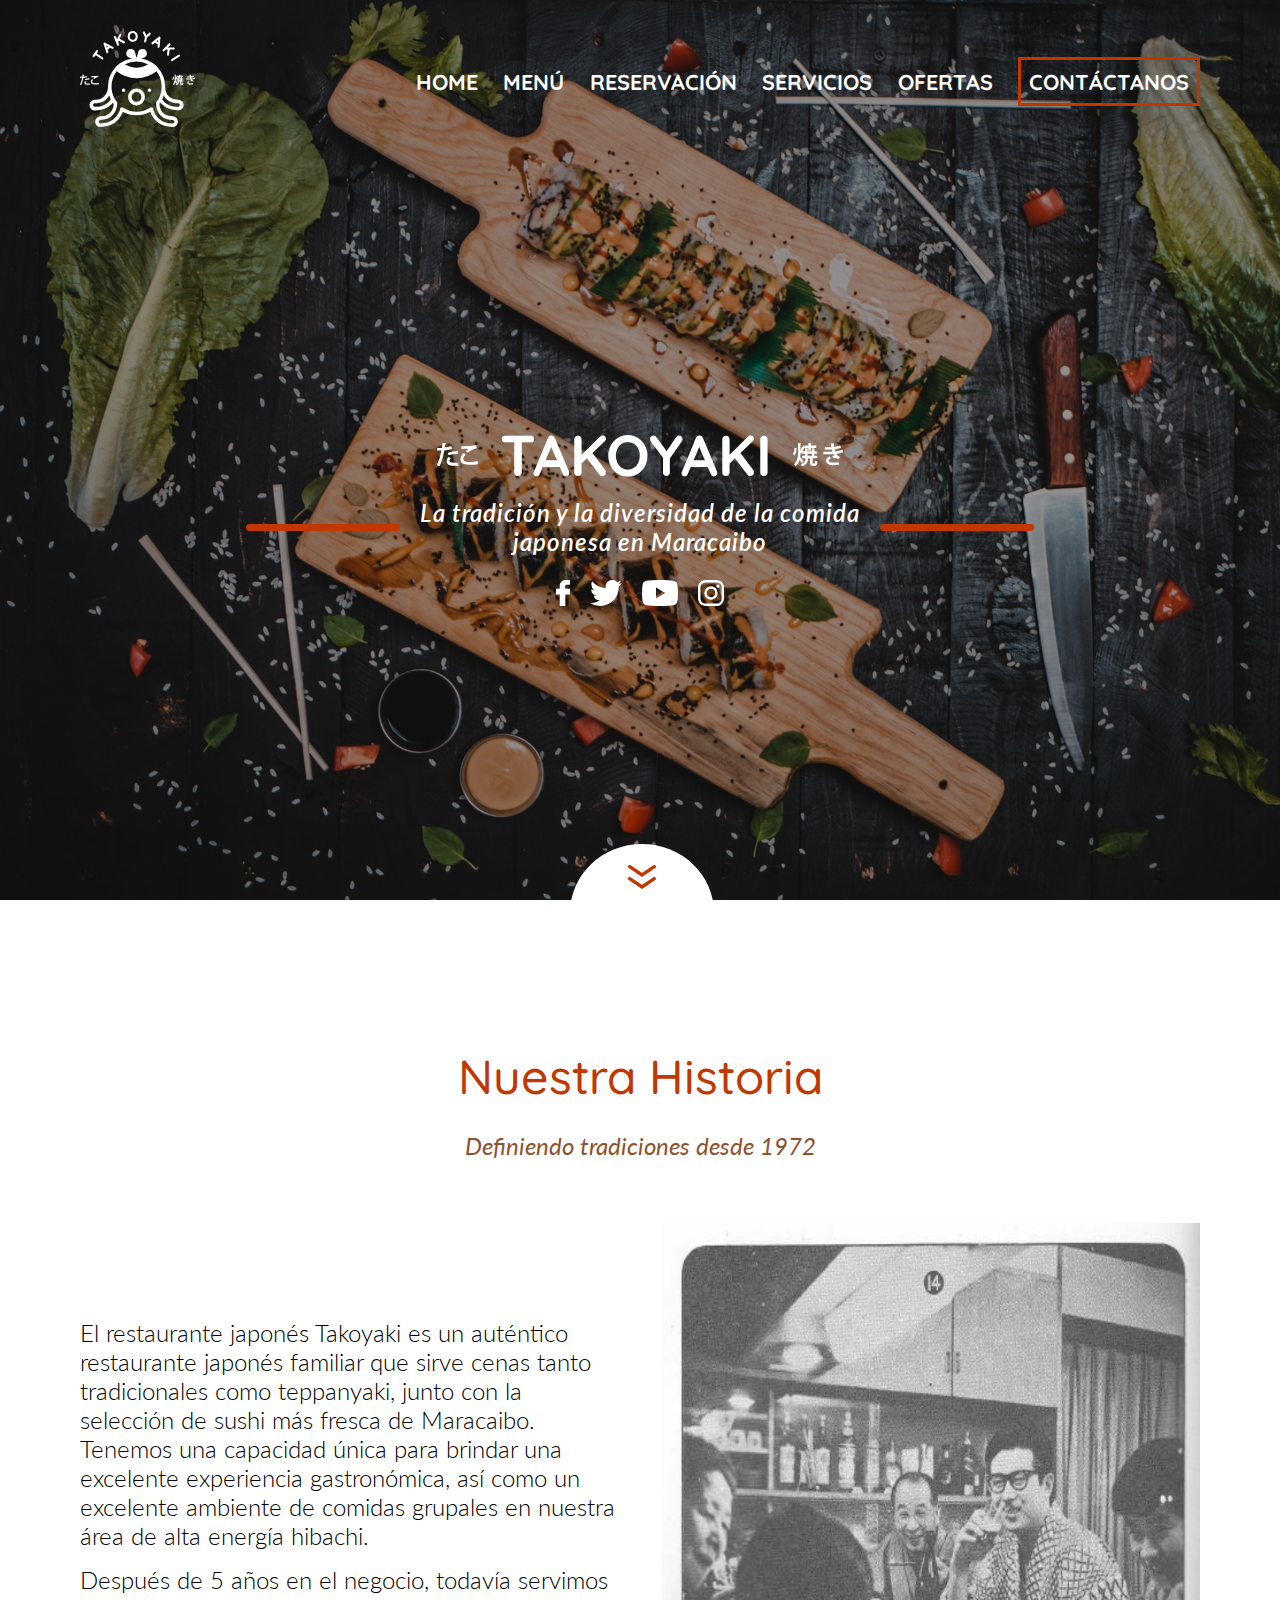
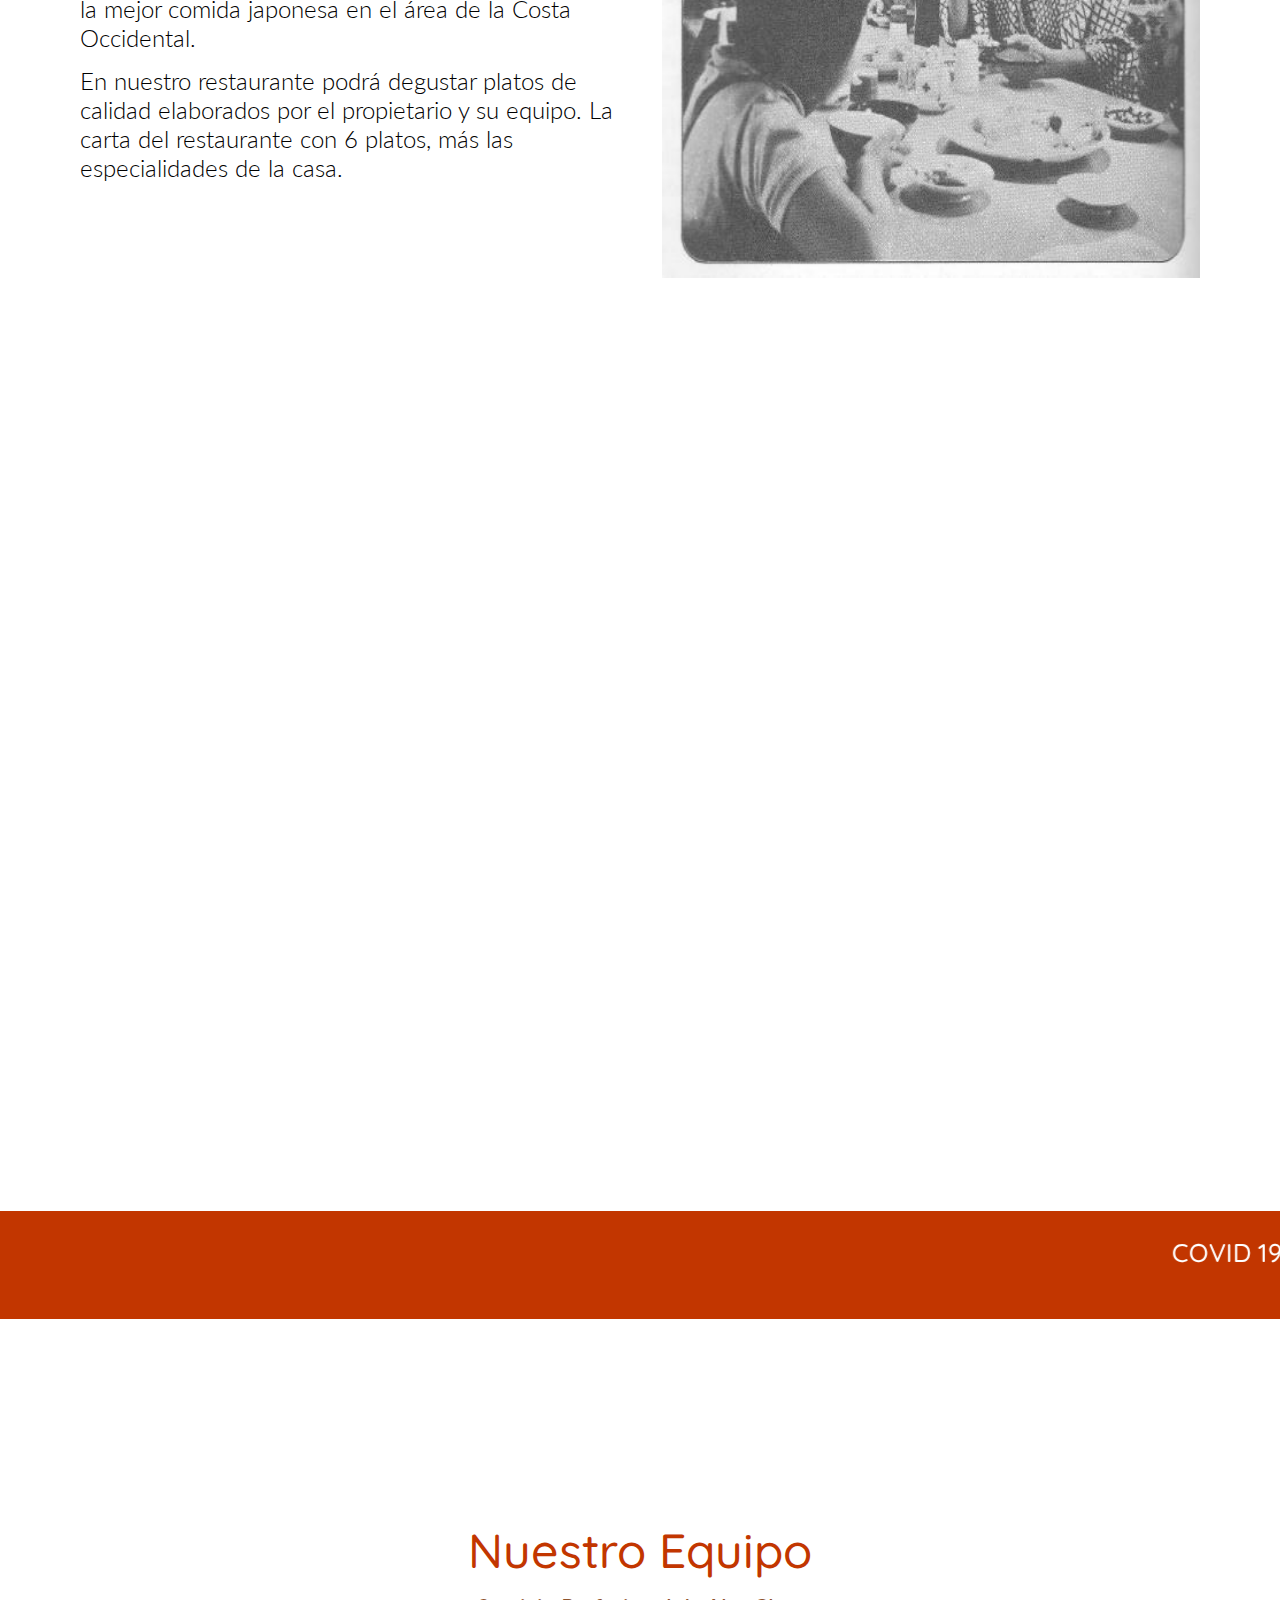
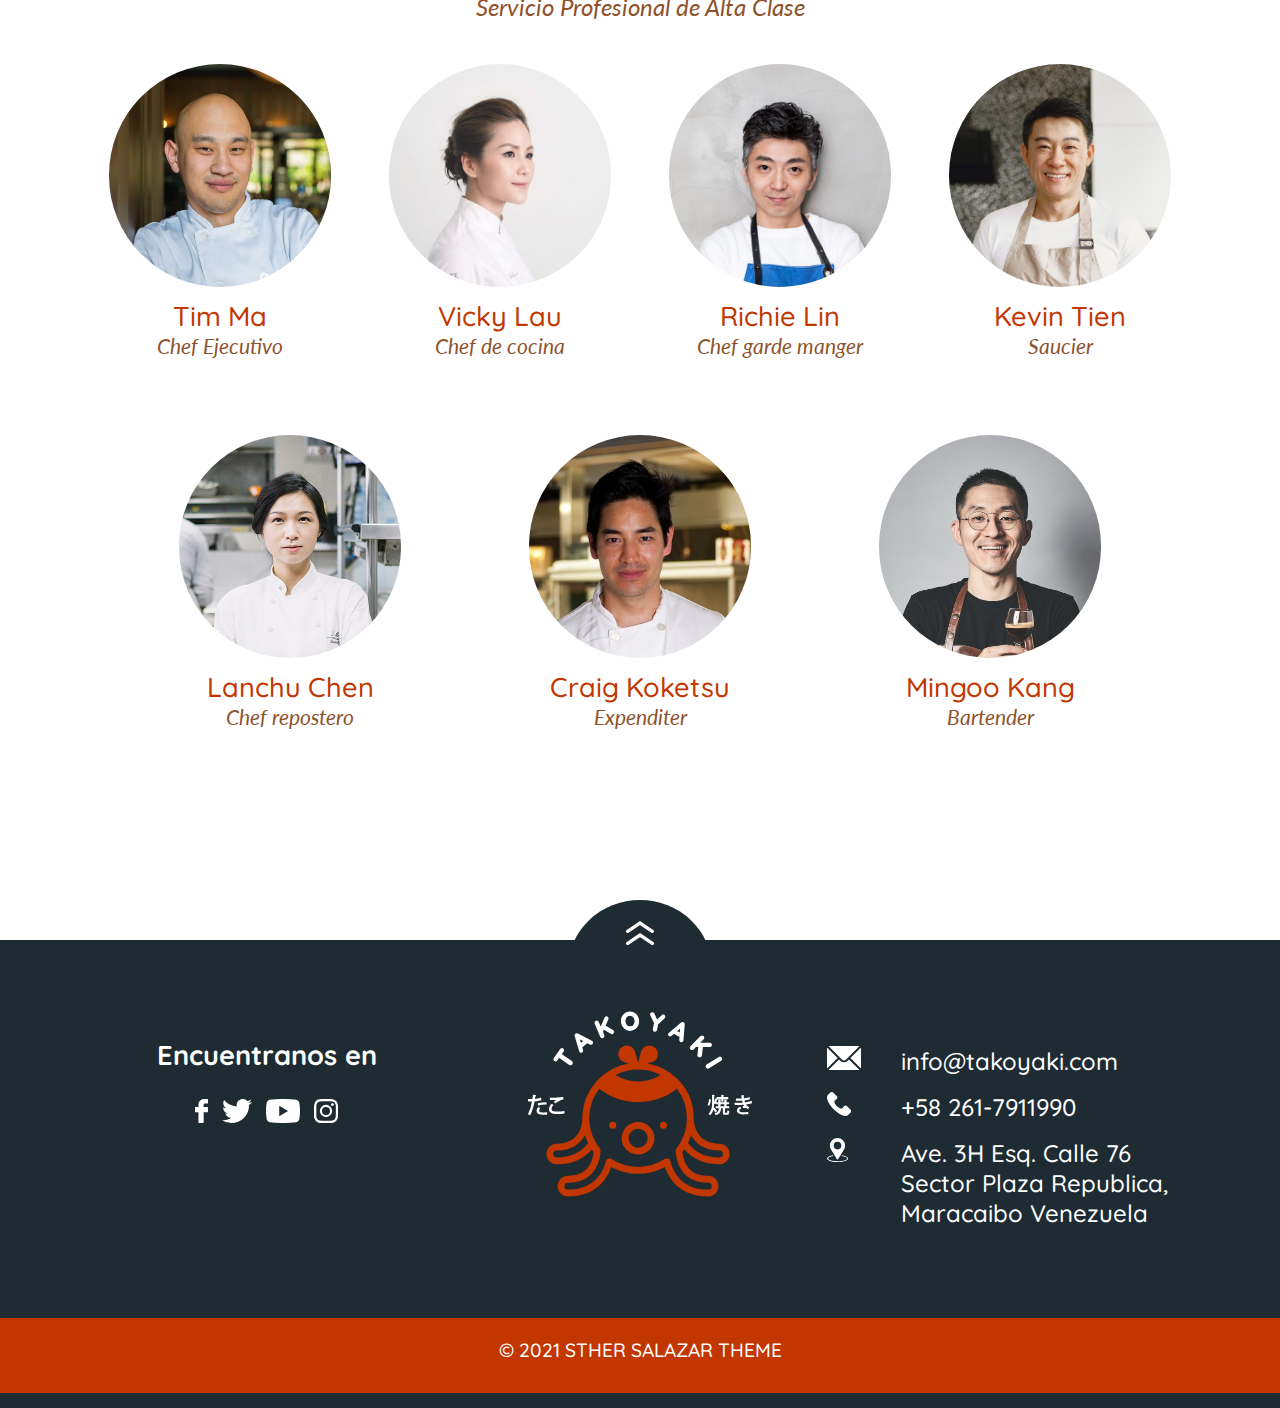
<file: index.html>
<!DOCTYPE html>
<html lang="en">
<head>
    <meta charset="UTF-8">
    <meta http-equiv="X-UA-Compatible" content="IE=edge">
    <meta name="viewport" content="width=device-width, initial-scale=1.0">
    <link rel="stylesheet" href="Css/style.css">
    <link rel="shortcut icon" href="Imagenes/SVG/iconLogo solito.svg" type="image/x-icon">
    <link href="https://fonts.googleapis.com/css2?family=Quicksand:wght@300;400;500;600;700&display=swap" rel="stylesheet">
    <title>Takoyaki</title>
</head>
<body>
    <header id="home" class="home">
        <div class="menu">

            <a class="logo" href="index.html">
                <img src="Imagenes/SVG/ICONLogo blanco.svg" alt="logo-blanco">
            </a>
            <ul class="navegacion">
                <li><a class="nav-item" href="index.html">Home</a></li>
                <li><a class="nav-item" href="menu.html">Menú</a></li>
                <li><a class="nav-item" href="reservacion.html">Reservación</a></li>
                <li><a class="nav-item" href="servicios.html">Servicios</a></li>
                <li><a class="nav-item" href="ofertas.html">Ofertas</a></li>
                <li><a class="nav-item contacto-item" href="contactanos.html">Contáctanos</a></li>
            </ul>

        </div>
        <div class="header">
            <div class="header-item titulo">

                <img class="titulo-item" src="Imagenes/SVG/SVGTaKo.svg" alt="tako-svg">
                <h1 class="titulo-item">TAKOYAKI</h1>
                <img class="titulo-item" src="Imagenes/SVG/SVGYaKi.svg" alt="yaki-svg">

            </div>
            <div class=" header-item frase">

                <img class="frase-item" src="Imagenes/SVG/SVGLinea rojo. Header.svg" alt="linea-roja">

                <p class="frase-item titulo-index">La tradición y la diversidad de la comida <br> japonesa en Maracaibo</p>

                <img class="frase-item" src="Imagenes/SVG/SVGLinea rojo. Header.svg" alt="linea-roja">

            </div>
            <div class=" header-item redes">

                <a href="https://www.facebook.com/" target="_blank"><img class="redes-link" src="Imagenes/SVG/Icon- Facebook.svg" alt="facebook-icon"></a>

                <a href="https://twitter.com/" target="_blank"><img class="redes-link" src="Imagenes/SVG/ICONTwitter.svg" alt="twitter-icon"></a>

                <a href="https://www.youtube.com/" target="_blank"><img class="redes-link" src="Imagenes/SVG/Icon-Youtube.svg" alt="youtube-icon"></a>

                <a href="https://www.instagram.com/" target="_blank"><img class="redes-link" src="Imagenes/SVG/Icon-Ig.svg" alt="instagram-icon"></a>

            </div>

        </div >

    </header>
    <section id="historia" class="historia">
        <div class="flecha">

            <a href="#historia"><img  src="Imagenes/SVG/SVGFlechas rojas.svg" alt="flechas-rojas"></a>

        </div>

        <div class="story">

            <h2 class="story-titulo">Nuestra Historia</h2>
            <p class="story-frase">Definiendo tradiciones desde 1972</p>  
            <div class="story-story">

                <div class="story-txt">
            
                    <p class="text">El restaurante japonés Takoyaki es un auténtico restaurante japonés familiar que sirve cenas tanto tradicionales como teppanyaki, junto con la selección de sushi más fresca de Maracaibo. Tenemos una capacidad única para brindar una excelente experiencia gastronómica, así como un excelente ambiente de comidas grupales en nuestra área de alta energía hibachi.</p>
                    <p class="text">Después de 5 años en el negocio, todavía servimos la mejor comida japonesa en el área de la Costa Occidental.</p>
                    <p class="text">En nuestro restaurante podrá degustar platos de calidad elaborados por el propietario y su equipo. La carta del restaurante con 6 platos, más las especialidades de la casa.</p>
        
                </div>
                <img class="story-img" src="Imagenes/a-visit-with-a-japanese-family_14.jpg" alt="historia-img">

            </div>

        </div>

    </section>
    <section class="marquee">
        <marquee behavior="scroll" direction="rigth" scrollamount="12">
            COVID 19 | ¡TODAVÍA ESTAMOS AQUÍ PARA SERVIRLE DURANTE ESTOS TIEMPOS!
            | Seguimos practicando el más alto nivel de limpieza y saneamiento en nuestro restaurante para garantizar la seguridad de nuestros huéspedes al escogernos a nosotros.
        </marquee>
    </section>
    <main class="staff">

        <h2 class="staff-item">Nuestro Equipo</h2>
        <p class="staff-item">Servicio Profesional de Alta Clase</p>

        <div class="staff-item staff-equipo">

            <div  class="equipo chef1">
                <img src="Imagenes/Tim-Ma-2.jpg" alt="chef">
                <h3>Tim Ma</h3>
                <p>Chef Ejecutivo</p>
            </div>

            <div class="equipo chef2">
                <img src="Imagenes/a49cf64d6b1644a18aff2c488c0a7377_TATE+Dining+Room+-+Vicky+Lau-2.jpg" alt="chef">
                <h3>Vicky Lau</h3>
                <p>Chef de cocina</p>
            </div>

            <div class="equipo chef3">
                <img src="Imagenes/Richie.jpg" alt="chef">
                <h3>Richie Lin</h3>
                <p>Chef garde manger</p>
            </div>

            <div class="equipo chef4">
                <img src="Imagenes/asian-handsome-man-cooking-home-2.jpg" alt="chef">
                <h3>Kevin Tien</h3>
                <p>Saucier</p>
            </div>

            <div class="equipo chef5">
                <img src="Imagenes/image-asset-2.jpg" alt="chef">
                <h3>Lanchu Chen</h3>
                <p>Chef repostero</p>
            </div>

            <div class="equipo chef6">
                <img src="Imagenes/p-2.jpg" alt="chef">
                <h3>Craig Koketsu</h3>
                <p>Expenditer</p>
            </div>

            <div class="equipo chef7">
                <img src="Imagenes/chef-mingoo-kang-of-hansik-goo-on-a-modern-korean-cuisine-that-goes-beyond-fried-chicken-and-bbq-2.jpg" alt="chef">
                <h3>Mingoo Kang</h3>
                <p>Bartender</p>
            </div>

        </div>

    </main>
    <footer class="footer">
        
        <div class="footer-flecha">
            <a href="#home"><img src="Imagenes/SVG/SVGFlechas blancas.svg" alt="flechas-blancas"></a>
        </div>

        <div class="footer-info">
            
            <div class="info-redes">
                <p class="info-redes-1">Encuentranos en</p>
                <div class="info-redes-2">
                    <a class="info-redes-item" href="https://www.facebook.com/" target="_blank"><img src="Imagenes/SVG/Icon- Facebook.svg" alt="facebook-icon"></a>

                    <a class="info-redes-item" href="https://twitter.com/" target="_blank"><img src="Imagenes/SVG/ICONTwitter.svg" alt="twitter-icon"></a>

                    <a class="info-redes-item" href="https://www.youtube.com/" target="_blank"><img src="Imagenes/SVG/Icon-Youtube.svg" alt="youtube-icon"></a>

                    <a class="info-redes-item" href="https://www.instagram.com/" target="_blank"><img src="Imagenes/SVG/Icon-Ig.svg" alt="instagram-icon"></a>
                </div>
            </div>

            <img  class="info-logo" src="Imagenes/SVG/ICONLogo color.svg" alt="logo-color">

            <div class="info-info">
                <div class="info-item">
                    <img src="Imagenes/SVG/Icon-Mail.svg" alt="msj-info">
                    <p>info@takoyaki.com</p>
                </div>
                
                <div class="info-item">
                    <img src="Imagenes/SVG/SVGPhone.svg" alt="phone-info">
                    <p>+58 261-7911990</p>
                </div>
                
                <div class="info-item">
                    <img src="Imagenes/SVG/SVGUbicacion.svg" alt="place-info">
                    <p>Ave. 3H Esq. Calle 76 <br>Sector Plaza Republica, <br>Maracaibo Venezuela</p>
                </div>
            </div>

        </div>

        <p class="footer-copyright">© 2021 STHER SALAZAR THEME</p>

    </footer>
</body>
</html>
</file>
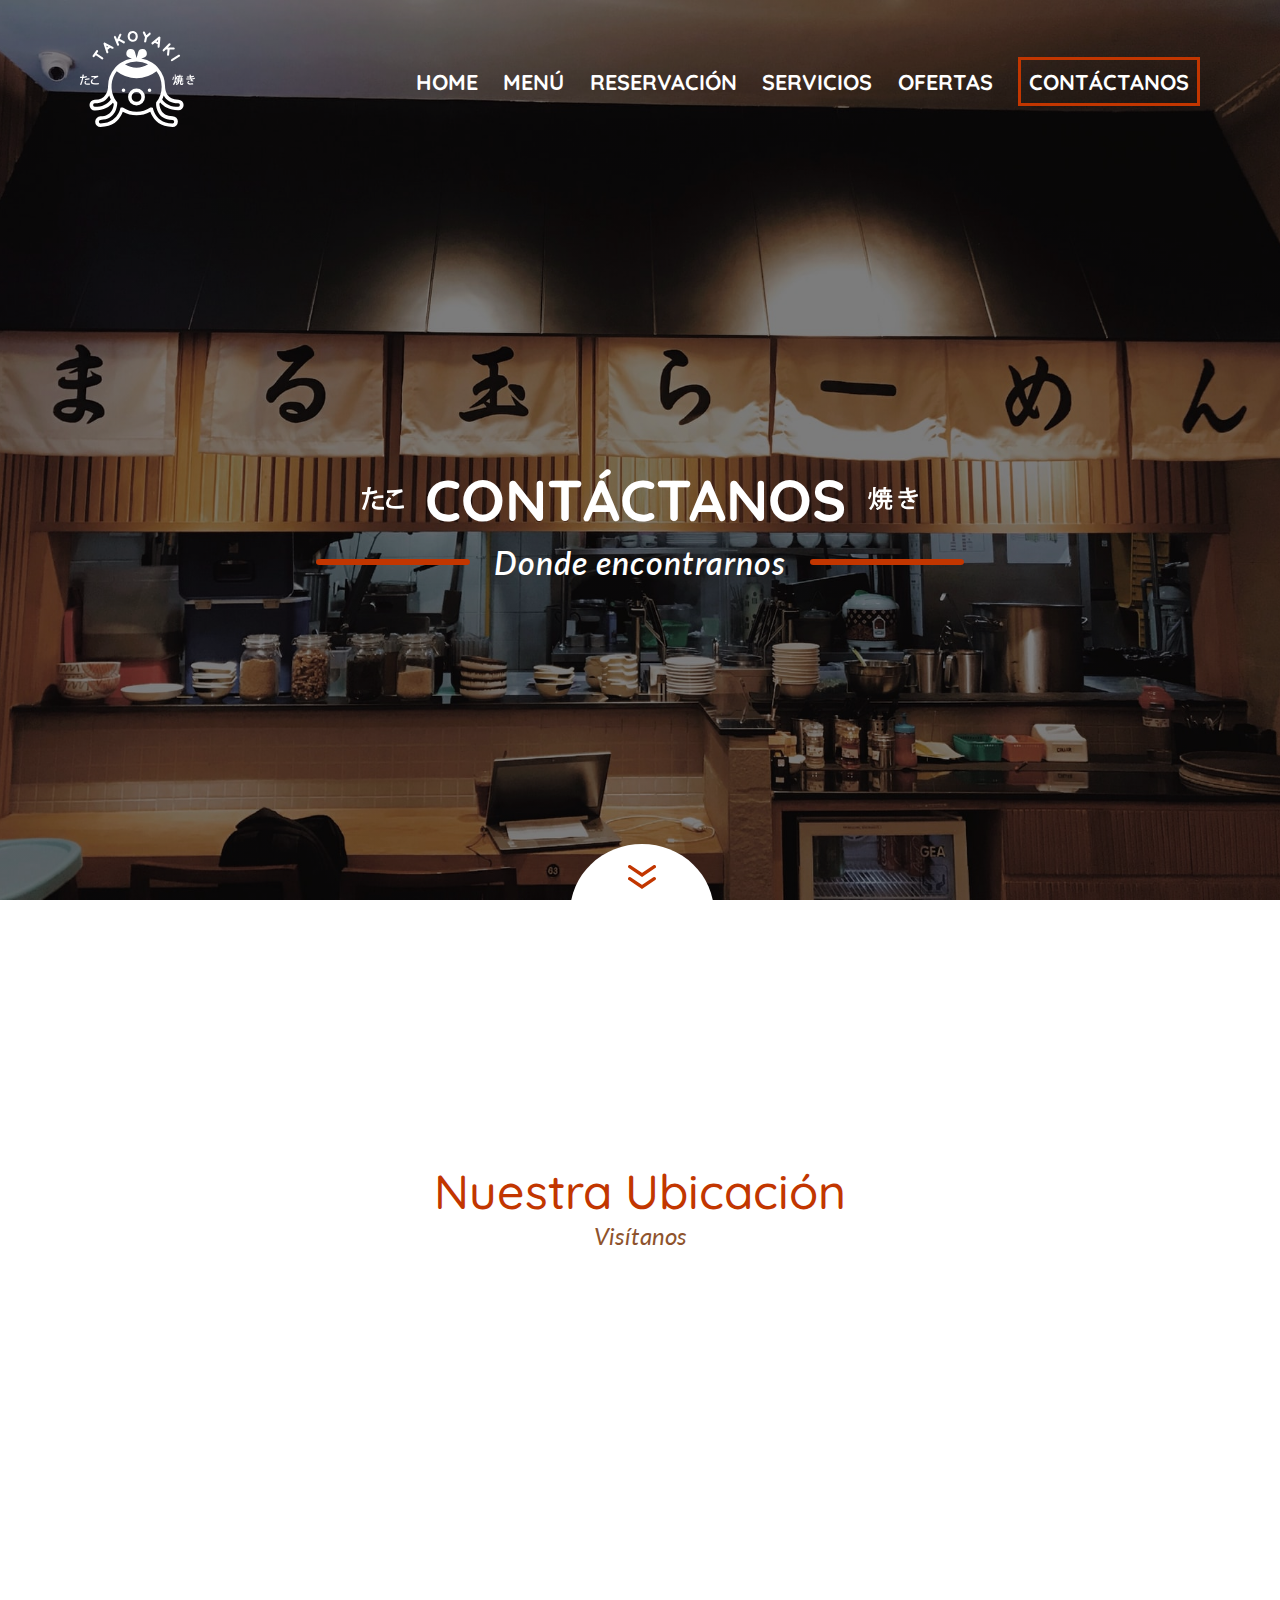
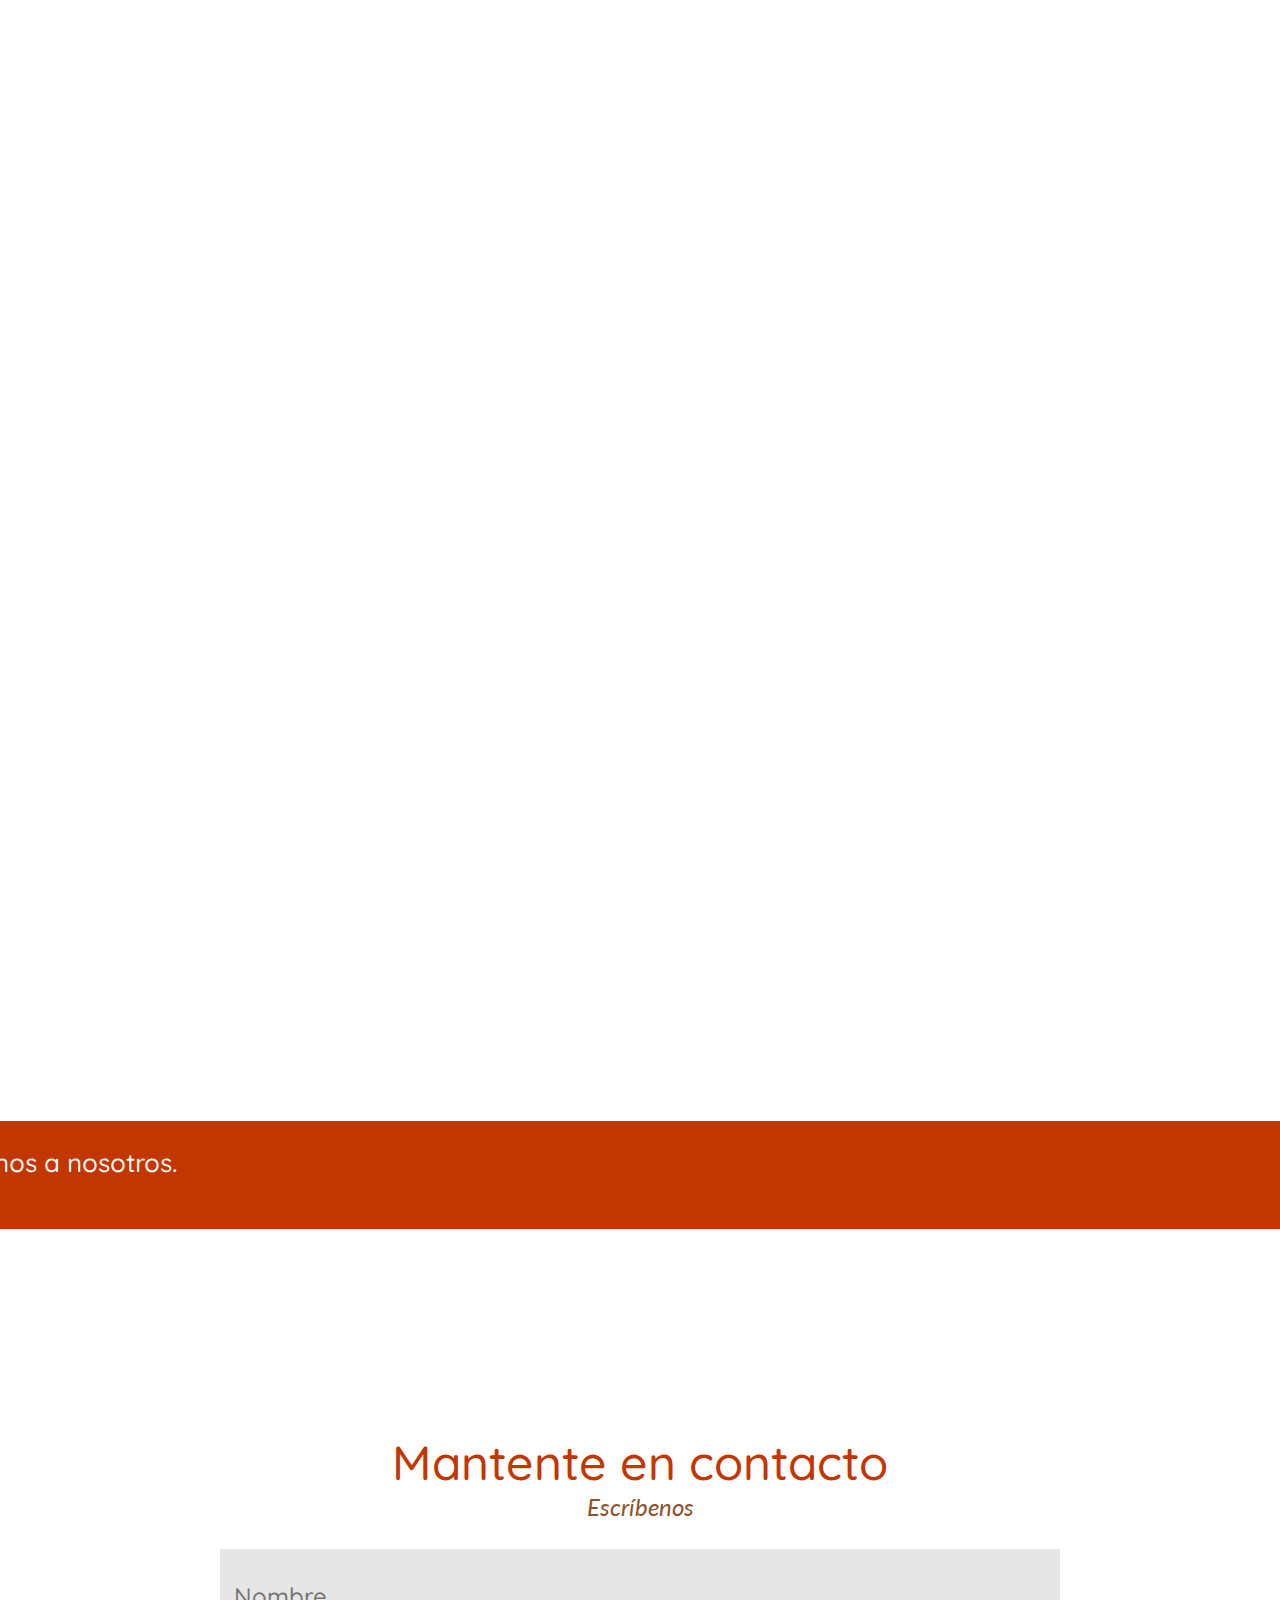
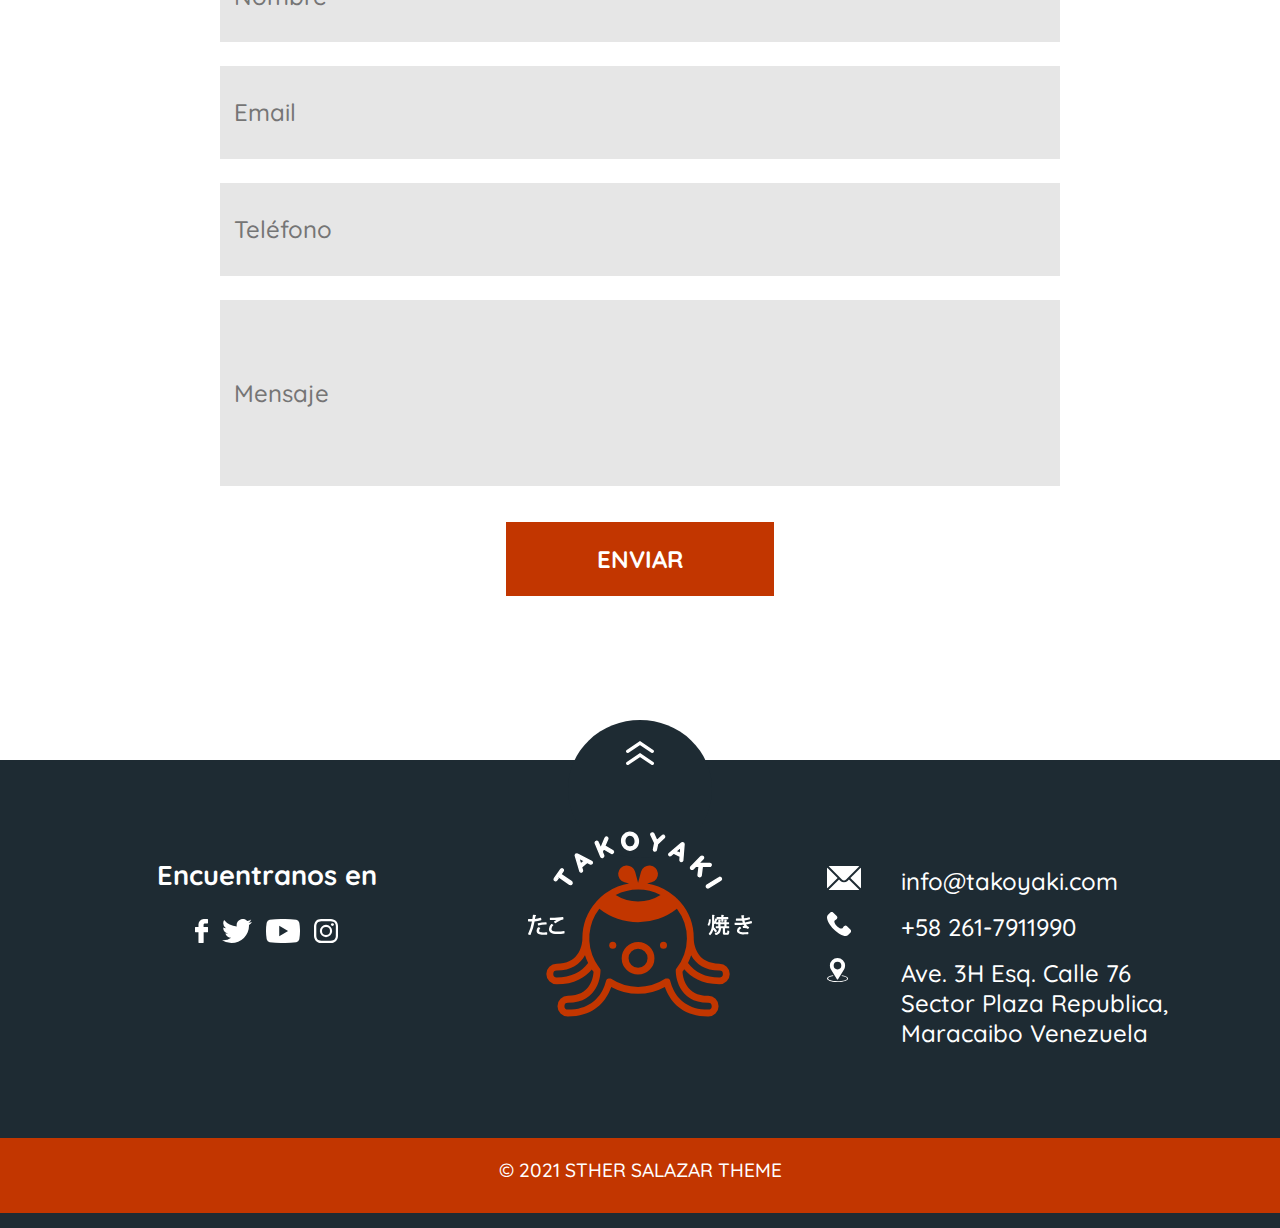
<file: contactanos.html>
<!DOCTYPE html>
<html lang="en">
<head>
    <meta charset="UTF-8">
    <meta http-equiv="X-UA-Compatible" content="IE=edge">
    <meta name="viewport" content="width=device-width, initial-scale=1.0">
    <link rel="shortcut icon" href="Imagenes/SVG/iconLogo solito.svg" type="image/x-icon">
    <link href="https://fonts.googleapis.com/css2?family=Quicksand:wght@300;400;500;600;700&display=swap" rel="stylesheet">
    <link rel="stylesheet" href="Css/style.css">
    <title>Takoyaki | Contáctanos</title>
</head>
<body>
    <header id="contactanos" class="contactanos">
        <div class="menu">

            <a class="logo" href="index.html">
                <img src="Imagenes/SVG/ICONLogo blanco.svg" alt="logo-blanco">
            </a>
            <ul class="navegacion">
                <li><a class="nav-item" href="index.html">Home</a></li>
                <li><a class="nav-item" href="menu.html">Menú</a></li>
                <li><a class="nav-item" href="reservacion.html">Reservación</a></li>
                <li><a class="nav-item" href="servicios.html">Servicios</a></li>
                <li><a class="nav-item" href="ofertas.html">Ofertas</a></li>
                <li><a class="nav-item contacto-item" href="contactanos.html">Contáctanos</a></li>
            </ul>

        </div>
        <div class="header">
            <div class="header-item titulo">

                <img class="titulo-item" src="Imagenes/SVG/SVGTaKo.svg" alt="tako-svg">
                <h1 class="titulo-item">CONTÁCTANOS</h1>
                <img class="titulo-item" src="Imagenes/SVG/SVGYaKi.svg" alt="yaki-svg">

            </div>
            <div class=" header-item frase">

                <img class="frase-item" src="Imagenes/SVG/SVGLinea rojo. Header.svg" alt="linea-roja">

                <p class="frase-item">Donde encontrarnos</p>

                <img class="frase-item" src="Imagenes/SVG/SVGLinea rojo. Header.svg" alt="linea-roja">

            </div>

        </div >

    </header>
    <section id="ubicacion" class="ubicacion">

        <div class="flecha">

            <a href="#ubicacion"><img  src="Imagenes/SVG/SVGFlechas rojas.svg" alt="flechas-rojas"></a>

        </div>
        <h2 class="ubicacion-item">Nuestra Ubicación</h2>
        <p class="ubicacion-item">Visítanos</p>
        <div class="ubicacion-item iframe-ubicacion">
            <iframe class="iframe" src="https://www.google.com/maps/embed?pb=!1m18!1m12!1m3!1d1165.5781818349594!2d-71.6256583059608!3d10.694157146514003!2m3!1f0!2f0!3f0!3m2!1i1024!2i768!4f13.1!3m3!1m2!1s0x8e899ed37da9f0d1%3A0xdfaad299e9c315e1!2sMi%20Ternerita%20Norte%20Bar%20%26%20Grill!5e0!3m2!1sen!2sco!4v1624925095086!5m2!1sen!2sco" width="600" height="450" style="border:0;" allowfullscreen="" loading="lazy"></iframe>
        </div>
        
    </section>
    
    <section class="marquee-ubicacion">
        <marquee behavior="scroll" direction="right" scrollamount="12">
            COVID 19 | ¡TODAVÍA ESTAMOS AQUÍ PARA SERVIRLE DURANTE ESTOS TIEMPOS!
            | Seguimos practicando el más alto nivel de limpieza y saneamiento en nuestro restaurante para garantizar la seguridad de nuestros huéspedes al escogernos a nosotros.
        </marquee>
    </section>

    <main class="formulario">

        <h2 class="formulario-item">Mantente en contacto</h2>
        <p class="formulario-item">Escríbenos</p>
        <form class="formulario-item">

            <input class="formulario-campo" type="text" placeholder="Nombre" required>
            <input class="formulario-campo" type="email" placeholder="Email" required>
            <input class="formulario-campo" type="text" placeholder="Teléfono" required>
            <input class="formulario-campo campo-msj" type="text" placeholder="Mensaje" maxlength="50">
            <input class="formulario-campo campo-enviar" type="submit" value="Enviar">
            
        </form>

    </main>

    <footer class="footer">
        
        <div class="footer-flecha">
            <a href="#contactanos"><img src="Imagenes/SVG/SVGFlechas blancas.svg" alt="flechas-blancas"></a>
        </div>

        <div class="footer-info">
            
            <div class="info-redes">
                <p class="info-redes-1">Encuentranos en</p>
                <div class="info-redes-2">
                    <a class="info-redes-item" href="https://www.facebook.com/" target="_blank"><img src="Imagenes/SVG/Icon- Facebook.svg" alt="facebook-icon"></a>

                    <a class="info-redes-item" href="https://twitter.com/" target="_blank"><img src="Imagenes/SVG/ICONTwitter.svg" alt="twitter-icon"></a>

                    <a class="info-redes-item" href="https://www.youtube.com/" target="_blank"><img src="Imagenes/SVG/Icon-Youtube.svg" alt="youtube-icon"></a>

                    <a class="info-redes-item" href="https://www.instagram.com/" target="_blank"><img src="Imagenes/SVG/Icon-Ig.svg" alt="instagram-icon"></a>
                </div>
            </div>

            <img  class="info-logo" src="Imagenes/SVG/ICONLogo color.svg" alt="logo-color">

            <div class="info-info">
                <div class="info-item">
                    <img src="Imagenes/SVG/Icon-Mail.svg" alt="msj-info">
                    <p>info@takoyaki.com</p>
                </div>
                
                <div class="info-item">
                    <img src="Imagenes/SVG/SVGPhone.svg" alt="phone-info">
                    <p>+58 261-7911990</p>
                </div>
                
                <div class="info-item">
                    <img src="Imagenes/SVG/SVGUbicacion.svg" alt="place-info">
                    <p>Ave. 3H Esq. Calle 76 <br>Sector Plaza Republica, <br>Maracaibo Venezuela</p>
                </div>
            </div>

        </div>

        <p class="footer-copyright">© 2021 STHER SALAZAR THEME</p>

    </footer>
</body>
</html>
</file>
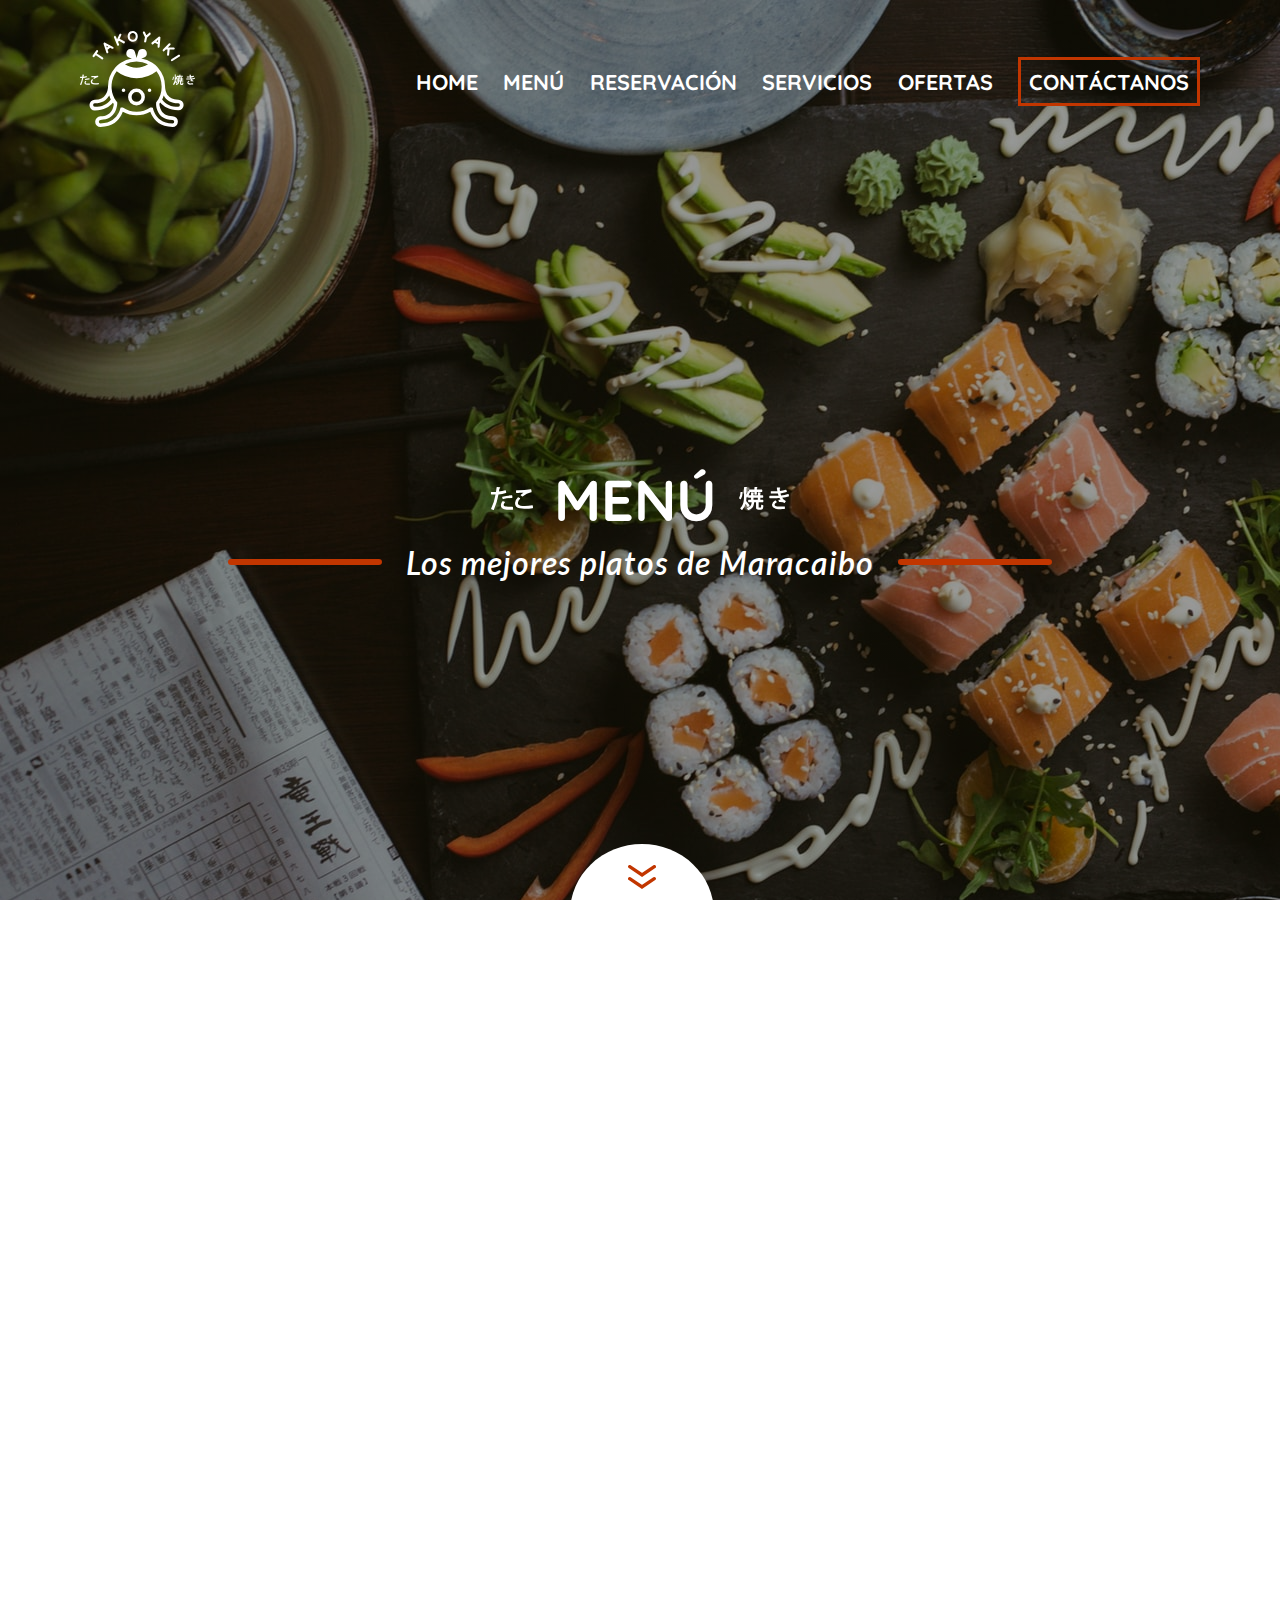
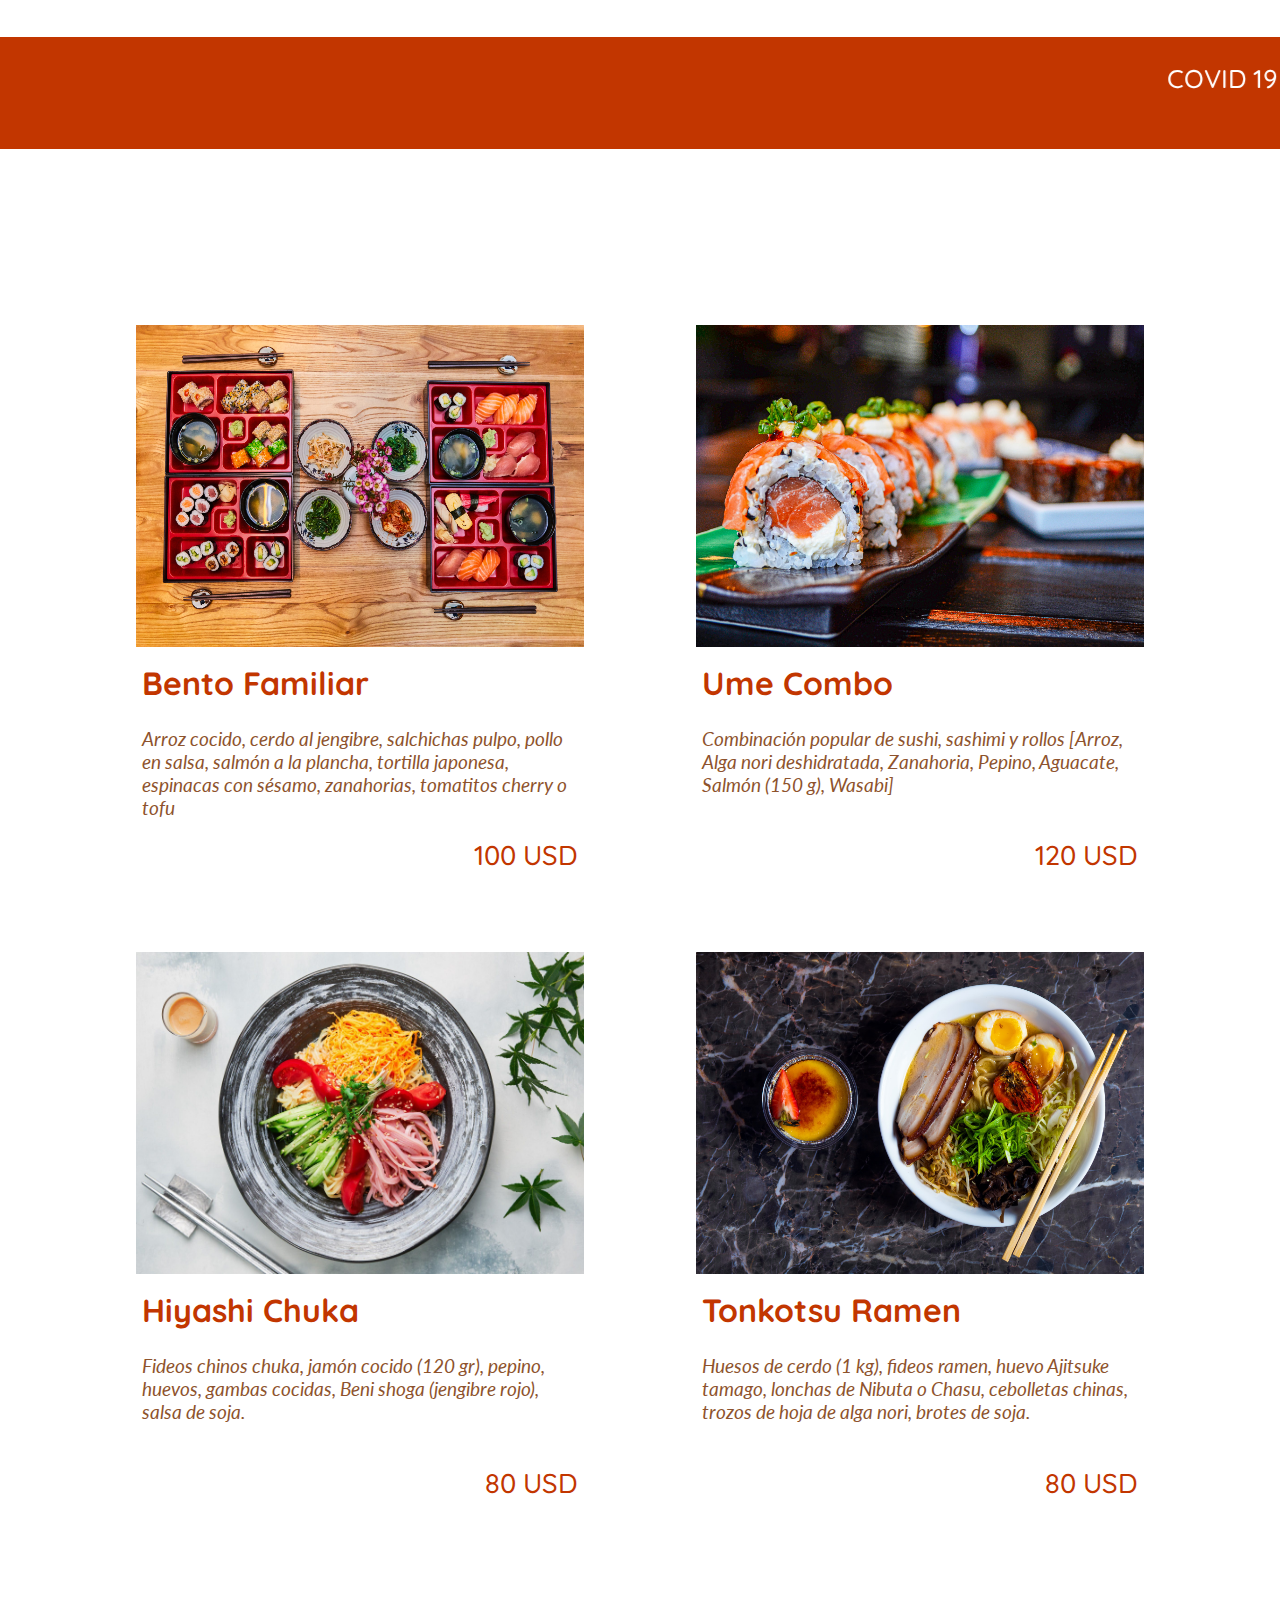
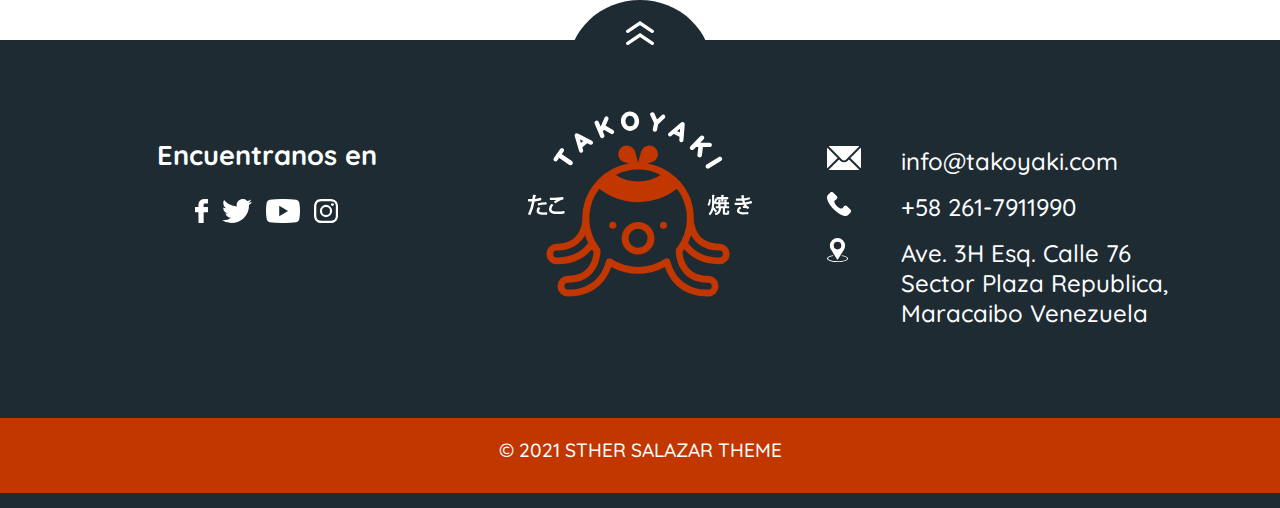
<file: menu.html>
<!DOCTYPE html>
<html lang="en">
<head>
    <meta charset="UTF-8">
    <meta http-equiv="X-UA-Compatible" content="IE=edge">
    <meta name="viewport" content="width=device-width, initial-scale=1.0">
    <link rel="shortcut icon" href="Imagenes/SVG/iconLogo solito.svg" type="image/x-icon">
    <link rel="stylesheet" href="Css/style.css">
    <link href="https://fonts.googleapis.com/css2?family=Quicksand:wght@300;400;500;600;700&display=swap" rel="stylesheet">
    <title>Takoyaki | Menú</title>
</head>
<body>
    <header id="carta" class="carta">
        <div class="menu">

            <a class="logo" href="index.html">
                <img src="Imagenes/SVG/ICONLogo blanco.svg" alt="logo-blanco">
            </a>
            <ul class="navegacion">
                <li><a class="nav-item" href="index.html">Home</a></li>
                <li><a class="nav-item" href="menu.html">Menú</a></li>
                <li><a class="nav-item" href="reservacion.html">Reservación</a></li>
                <li><a class="nav-item" href="servicios.html">Servicios</a></li>
                <li><a class="nav-item" href="ofertas.html">Ofertas</a></li>
                <li><a class="nav-item contacto-item" href="contactanos.html">Contáctanos</a></li>
            </ul>

        </div>
        <div class="header">
            <div class="header-item titulo">

                <img class="titulo-item" src="Imagenes/SVG/SVGTaKo.svg" alt="tako-svg">
                <h1 class="titulo-item">MENÚ</h1>
                <img class="titulo-item" src="Imagenes/SVG/SVGYaKi.svg" alt="yaki-svg">

            </div>
            <div class=" header-item frase">

                <img class="frase-item" src="Imagenes/SVG/SVGLinea rojo. Header.svg" alt="linea-roja">
                <p class="frase-item">Los mejores platos de Maracaibo</p>
                <img class="frase-item" src="Imagenes/SVG/SVGLinea rojo. Header.svg" alt="linea-roja">

            </div>

        </div >
    </header>

    <section id="marquee-menu" class="marquee-menu">

        <div class="flecha">
            <a href="#marquee-menu"><img  src="Imagenes/SVG/SVGFlechas rojas.svg" alt="flechas-rojas"></a>
        </div>

        <div class="div-marquesina-menu">
            <marquee behavior="scroll" direction="left" scrollamount="12">
                COVID 19 | ¡TODAVÍA ESTAMOS AQUÍ PARA SERVIRLE DURANTE ESTOS TIEMPOS!
                | Seguimos practicando el más alto nivel de limpieza y saneamiento en nuestro restaurante para garantizar la seguridad de nuestros huéspedes al escogernos a nosotros.
            </marquee>
        </div>

    </section>

    <main id="platillos" class="platillos">
        
        <div class="platillos-item">
            <img src="Imagenes/kofookoo-de-UQE3rtWMfV4-unsplash.jpg" alt="">
            <h3>Bento Familiar</h3>
            <p class="descripcion">Arroz cocido, cerdo al jengibre, salchichas pulpo, pollo en salsa, salmón a la plancha, tortilla japonesa, espinacas con sésamo, zanahorias, tomatitos cherry o tofu</p>
            <p class="precio">100 USD</p>
        </div>
        <div class="platillos-item">
            <img src="Imagenes/12d590d32176ce76e1614ab816b4af8e.hiyashi-chuka-ramen-001.jpg" alt="">
            <h3>Hiyashi Chuka</h3>
            <p class="descripcion">Fideos chinos chuka, jamón cocido (120 gr), pepino, huevos, gambas cocidas, Beni shoga (jengibre rojo), salsa de soja.</p>
            <p class="precio">80 USD</p>
        </div>
        <div class="platillos-item">
            <img src="Imagenes/vinicius-benedit--1GEAA8q3wk-unsplash.jpg" alt="">
            <h3>Ume Combo</h3>
            <p class="descripcion">Combinación popular de sushi, sashimi y rollos [Arroz, Alga nori deshidratada, Zanahoria, Pepino, Aguacate, Salmón (150 g), Wasabi]</p>
            <p class="precio">120 USD</p>
        </div>
        <div class="platillos-item">
            <img src="Imagenes/stephen-bedase-WjdOYhgTGCM-unsplash.jpg" alt="">
            <h3>Tonkotsu Ramen</h3>
            <p class="descripcion">Huesos de cerdo (1 kg), fideos ramen, huevo Ajitsuke tamago, lonchas de Nibuta o Chasu, cebolletas chinas, trozos de hoja de alga nori, brotes de soja.</p>
            <p class="precio">80 USD</p>
        </div>

    </main>
    <footer class="footer">
        
        <div class="footer-flecha">
            <a href="#carta"><img src="Imagenes/SVG/SVGFlechas blancas.svg" alt="flechas-blancas"></a>
        </div>

        <div class="footer-info">
            
            <div class="info-redes">
                <p class="info-redes-1">Encuentranos en</p>
                <div class="info-redes-2">
                    <a class="info-redes-item" href="https://www.facebook.com/" target="_blank"><img src="Imagenes/SVG/Icon- Facebook.svg" alt="facebook-icon"></a>

                    <a class="info-redes-item" href="https://twitter.com/" target="_blank"><img src="Imagenes/SVG/ICONTwitter.svg" alt="twitter-icon"></a>

                    <a class="info-redes-item" href="https://www.youtube.com/" target="_blank"><img src="Imagenes/SVG/Icon-Youtube.svg" alt="youtube-icon"></a>

                    <a class="info-redes-item" href="https://www.instagram.com/" target="_blank"><img src="Imagenes/SVG/Icon-Ig.svg" alt="instagram-icon"></a>
                </div>
            </div>

            <img  class="info-logo" src="Imagenes/SVG/ICONLogo color.svg" alt="logo-color">

            <div class="info-info">
                <div class="info-item">
                    <img src="Imagenes/SVG/Icon-Mail.svg" alt="msj-info">
                    <p>info@takoyaki.com</p>
                </div>
                
                <div class="info-item">
                    <img src="Imagenes/SVG/SVGPhone.svg" alt="phone-info">
                    <p>+58 261-7911990</p>
                </div>
                
                <div class="info-item">
                    <img src="Imagenes/SVG/SVGUbicacion.svg" alt="place-info">
                    <p>Ave. 3H Esq. Calle 76 <br>Sector Plaza Republica, <br>Maracaibo Venezuela</p>
                </div>
            </div>

        </div>

        <p class="footer-copyright">© 2021 STHER SALAZAR THEME</p>
    </footer>
</body>
</html>
</file>
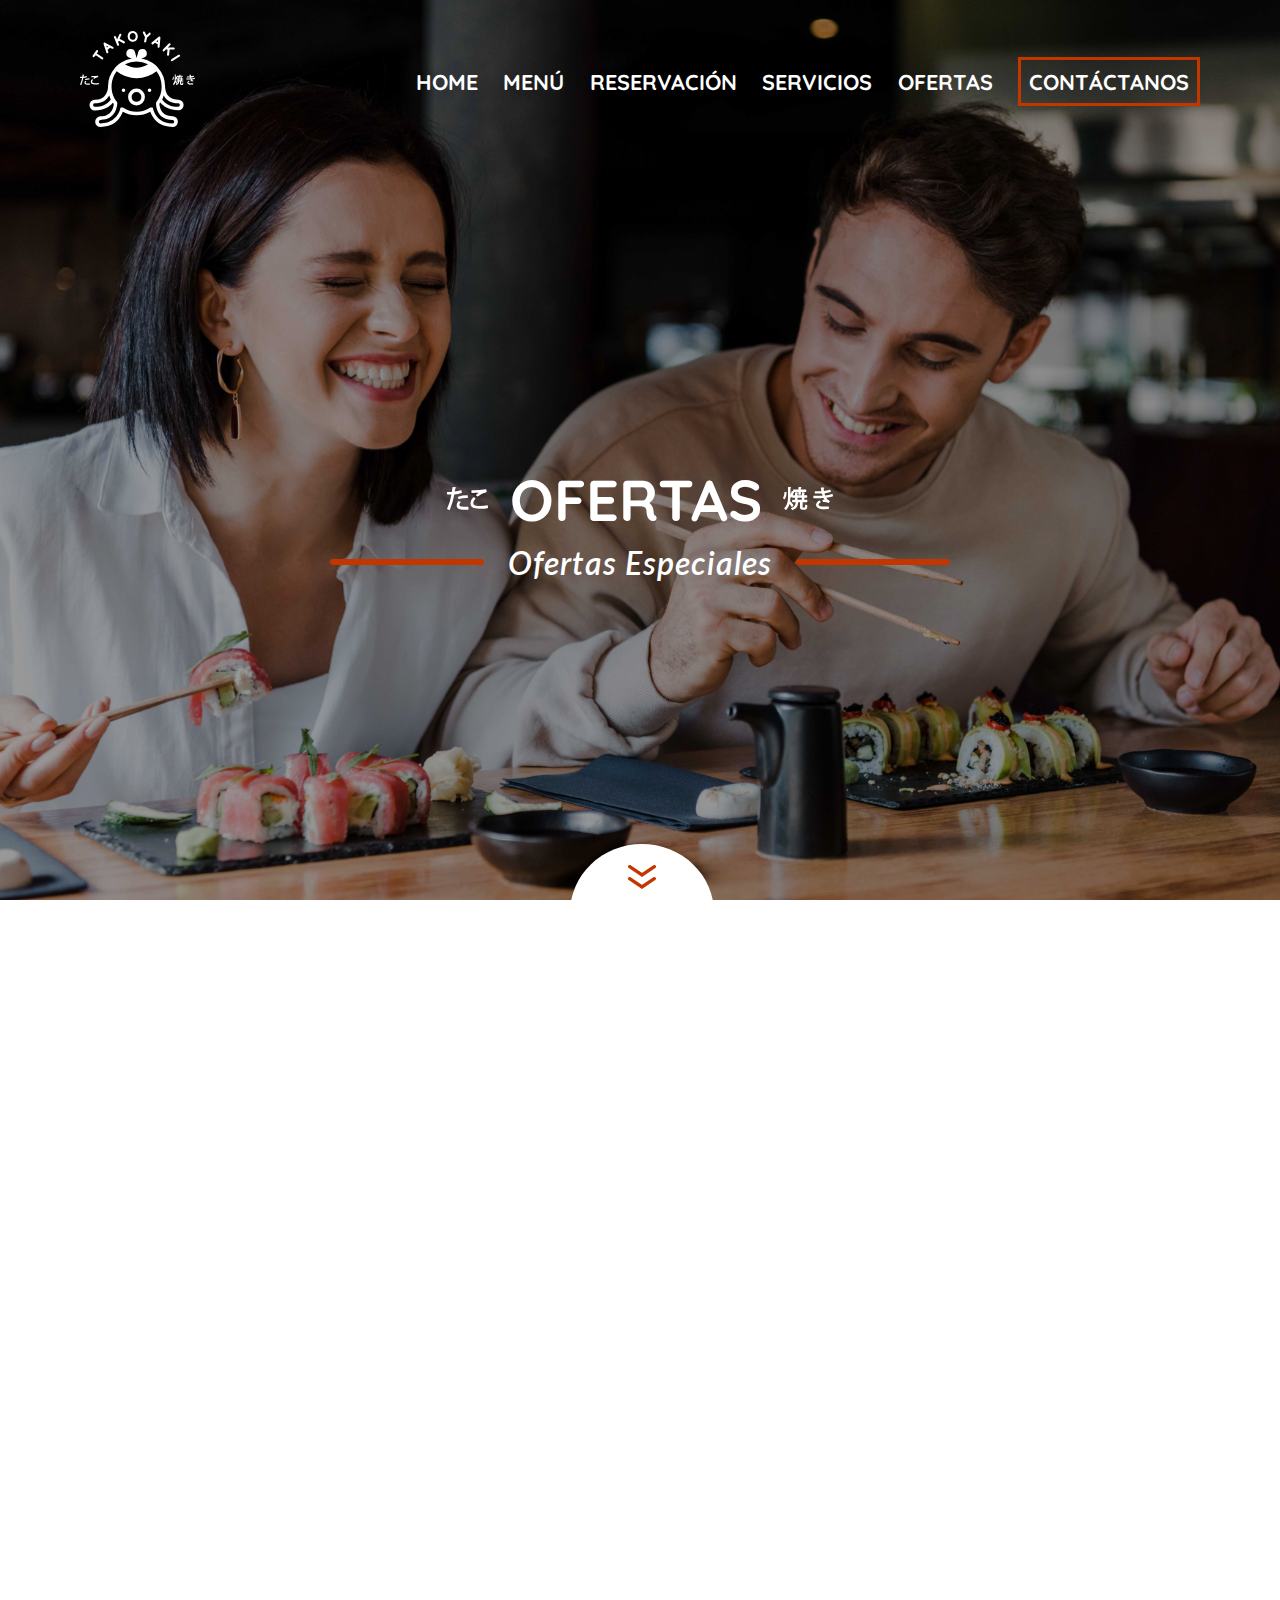
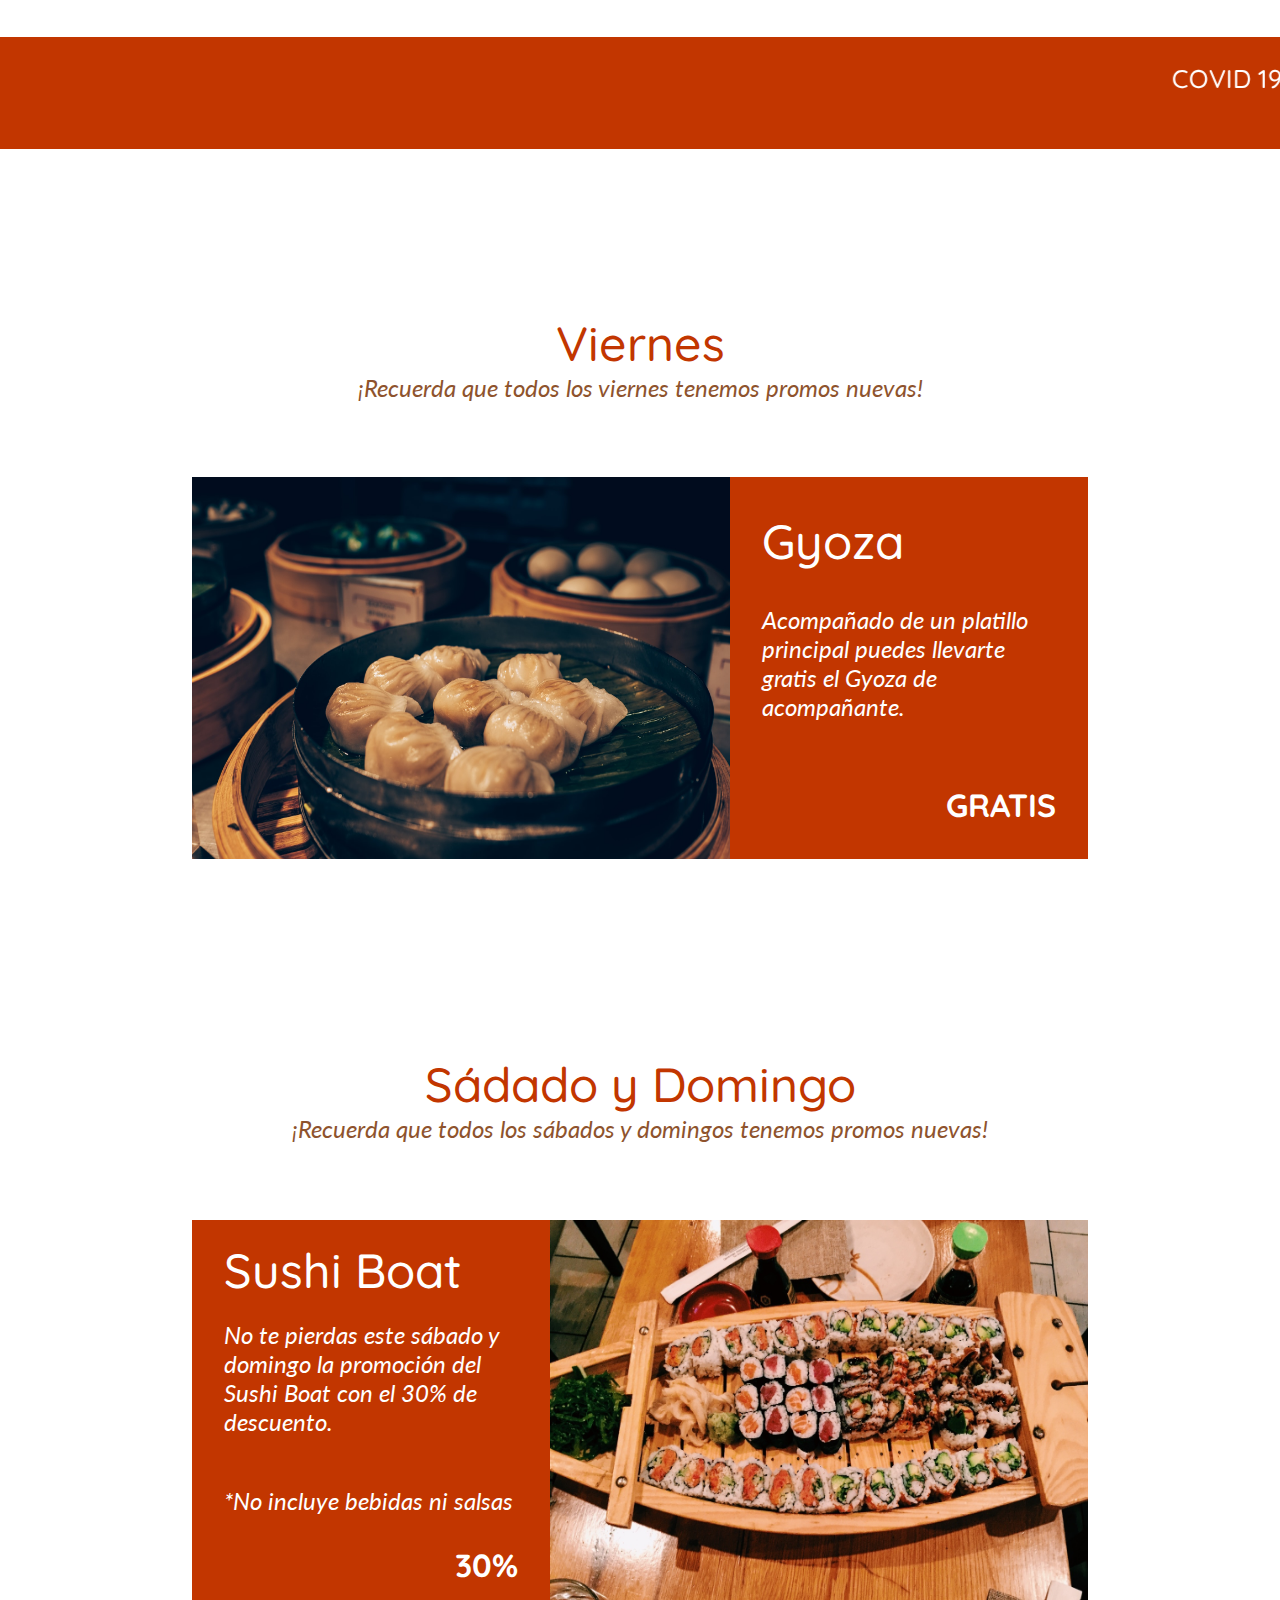
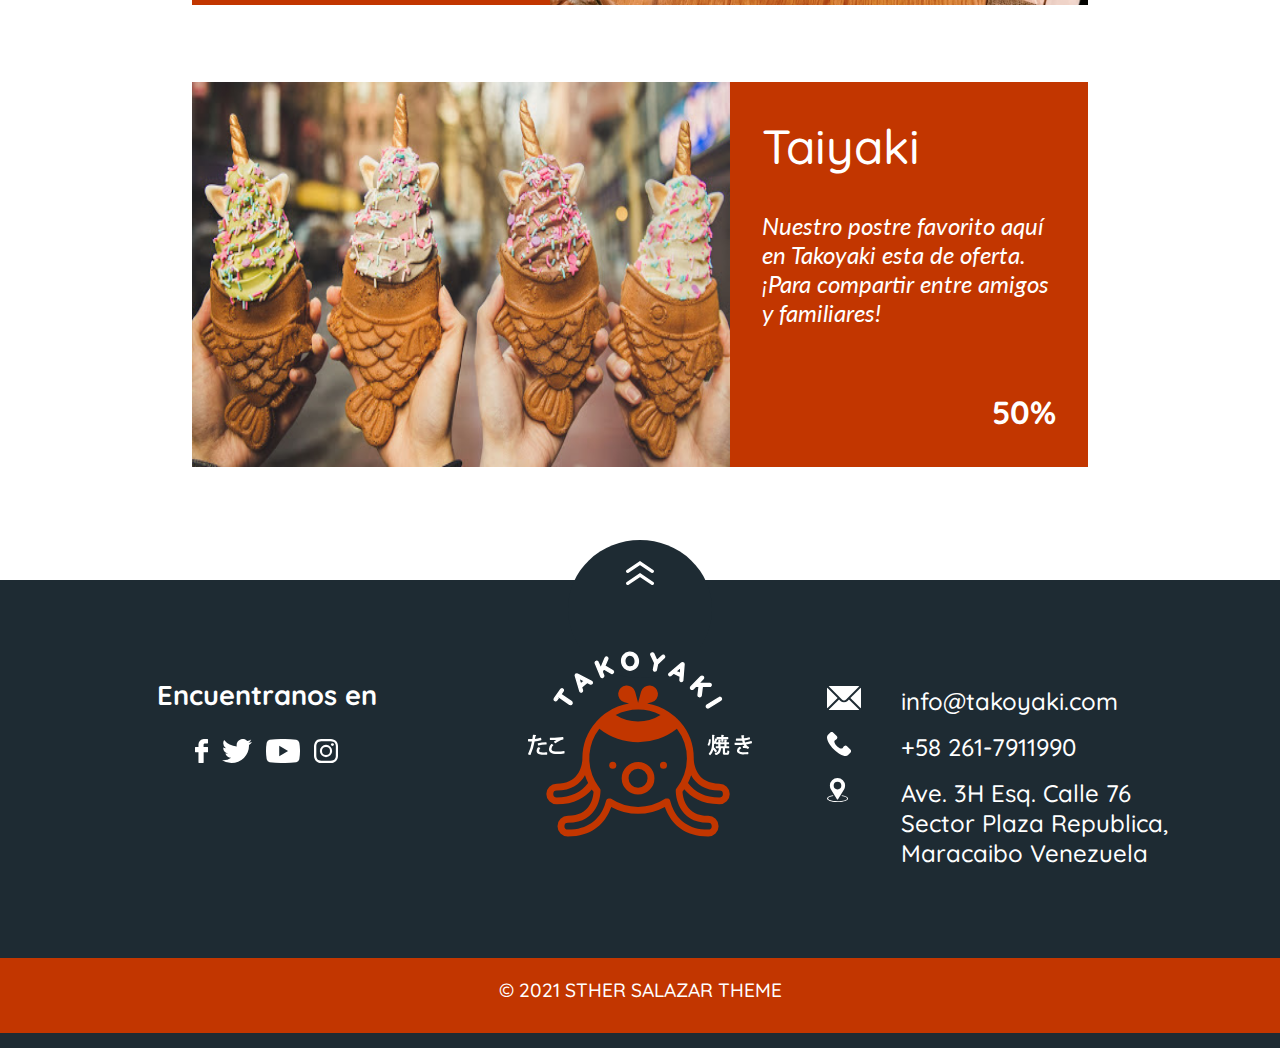
<file: ofertas.html>
<!DOCTYPE html>
<html lang="en">
<head>
    <meta charset="UTF-8">
    <meta http-equiv="X-UA-Compatible" content="IE=edge">
    <meta name="viewport" content="width=device-width, initial-scale=1.0">
    <link rel="shortcut icon" href="Imagenes/SVG/iconLogo solito.svg" type="image/x-icon">
    <link rel="stylesheet" href="Css/style.css">
    <link href="https://fonts.googleapis.com/css2?family=Quicksand:wght@300;400;500;600;700&display=swap" rel="stylesheet">
    <title>Takoyaki | Ofertas</title>
</head>
<body>
    <header id="ofertas" class="ofertas">
        <div class="menu">

            <a class="logo" href="index.html">
                <img src="Imagenes/SVG/ICONLogo blanco.svg" alt="logo-blanco">
            </a>
            <ul class="navegacion">
                <li><a class="nav-item" href="index.html">Home</a></li>
                <li><a class="nav-item" href="menu.html">Menú</a></li>
                <li><a class="nav-item" href="reservacion.html">Reservación</a></li>
                <li><a class="nav-item" href="servicios.html">Servicios</a></li>
                <li><a class="nav-item" href="ofertas.html">Ofertas</a></li>
                <li><a class="nav-item contacto-item" href="contactanos.html">Contáctanos</a></li>
            </ul>

        </div>
        <div class="header">
            <div class="header-item titulo">

                <img class="titulo-item" src="Imagenes/SVG/SVGTaKo.svg" alt="tako-svg">
                <h1 class="titulo-item">OFERTAS</h1>
                <img class="titulo-item" src="Imagenes/SVG/SVGYaKi.svg" alt="yaki-svg">

            </div>
            <div class=" header-item frase">

                <img class="frase-item" src="Imagenes/SVG/SVGLinea rojo. Header.svg" alt="linea-roja">
                <p class="frase-item">Ofertas Especiales</p>
                <img class="frase-item" src="Imagenes/SVG/SVGLinea rojo. Header.svg" alt="linea-roja">

            </div>

        </div >
    </header>
    <section id="marquee-ofertas" class="marquee-ofertas">

        <div class="flecha">
            <a href="#marquee-ofertas"><img  src="Imagenes/SVG/SVGFlechas rojas.svg" alt="flechas-rojas"></a>
        </div>

        <div class="div-marquesina-ofertas">
            <marquee behavior="scroll" direction="left" scrollamount="12">
                COVID 19 | ¡TODAVÍA ESTAMOS AQUÍ PARA SERVIRLE DURANTE ESTOS TIEMPOS!
                | Seguimos practicando el más alto nivel de limpieza y saneamiento en nuestro restaurante para garantizar la seguridad de nuestros huéspedes al escogernos a nosotros.
            </marquee>
        </div>

    </section>
    <main class="carta-ofertas">

        <div class="oferta-item oferta1">

            <div class="oferta-titulo hola">
                <h3>Viernes</h3>
                <p class="oferta-frase">¡Recuerda que todos los viernes tenemos promos nuevas!</p>
                
            </div>

            <div class="oferta-plato hola">
                <img src="Imagenes/sj-GZe_M6TUJ_k-unsplash.jpg" alt="">
                <div class="rojo">
                    <h4>Gyoza</h4>
                    <p class="descripcion-plato">Acompañado de un platillo principal puedes llevarte gratis el Gyoza de acompañante.</p>
                    <p class="promocion">GRATIS</p>
                </div>
            </div>

        </div>
        <div class="oferta-item oferta2">

            <div class="oferta-titulo hola">
                <h3>Sádado y Domingo</h3>
                <p class="oferta-frase">¡Recuerda que todos los sábados y domingos tenemos promos nuevas!</p>
            </div>

            <div class="oferta-plato hola">

                <div class="rojo">
                    <h4>Sushi Boat</h4>
                    <p class="descripcion-plato">No te pierdas este sábado y domingo la promoción del Sushi Boat con el 30% de descuento.</p>
                    <p class="nota">*No incluye bebidas ni salsas</p>
                    <p class="promocion">30%</p>
                </div>
                <img src="Imagenes/original.jpg" alt="">

            </div>
            <div class="oferta-plato hola">

                <img src="Imagenes/unnamed.jpg" alt="">
                <div class="rojo">
                    <h4>Taiyaki</h4>
                    <p class="descripcion-plato">Nuestro postre favorito aquí en Takoyaki esta de oferta.¡Para compartir entre amigos y familiares!</p>
                    <p class="promocion">50%</p>
                </div>

            </div>

        </div>
    </main>
    <footer class="footer">
        
        <div class="footer-flecha">
            <a href="#ofertas"><img src="Imagenes/SVG/SVGFlechas blancas.svg" alt="flechas-blancas"></a>
        </div>

        <div class="footer-info">
            
            <div class="info-redes">
                <p class="info-redes-1">Encuentranos en</p>
                <div class="info-redes-2">
                    <a class="info-redes-item" href="https://www.facebook.com/" target="_blank"><img src="Imagenes/SVG/Icon- Facebook.svg" alt="facebook-icon"></a>

                    <a class="info-redes-item" href="https://twitter.com/" target="_blank"><img src="Imagenes/SVG/ICONTwitter.svg" alt="twitter-icon"></a>

                    <a class="info-redes-item" href="https://www.youtube.com/" target="_blank"><img src="Imagenes/SVG/Icon-Youtube.svg" alt="youtube-icon"></a>

                    <a class="info-redes-item" href="https://www.instagram.com/" target="_blank"><img src="Imagenes/SVG/Icon-Ig.svg" alt="instagram-icon"></a>
                </div>
            </div>

            <img  class="info-logo" src="Imagenes/SVG/ICONLogo color.svg" alt="logo-color">

            <div class="info-info">
                <div class="info-item">
                    <img src="Imagenes/SVG/Icon-Mail.svg" alt="msj-info">
                    <p>info@takoyaki.com</p>
                </div>
                
                <div class="info-item">
                    <img src="Imagenes/SVG/SVGPhone.svg" alt="phone-info">
                    <p>+58 261-7911990</p>
                </div>
                
                <div class="info-item">
                    <img src="Imagenes/SVG/SVGUbicacion.svg" alt="place-info">
                    <p>Ave. 3H Esq. Calle 76 <br>Sector Plaza Republica, <br>Maracaibo Venezuela</p>
                </div>
            </div>

        </div>

        <p class="footer-copyright">© 2021 STHER SALAZAR THEME</p>
    </footer>
</body>
</html>
</file>
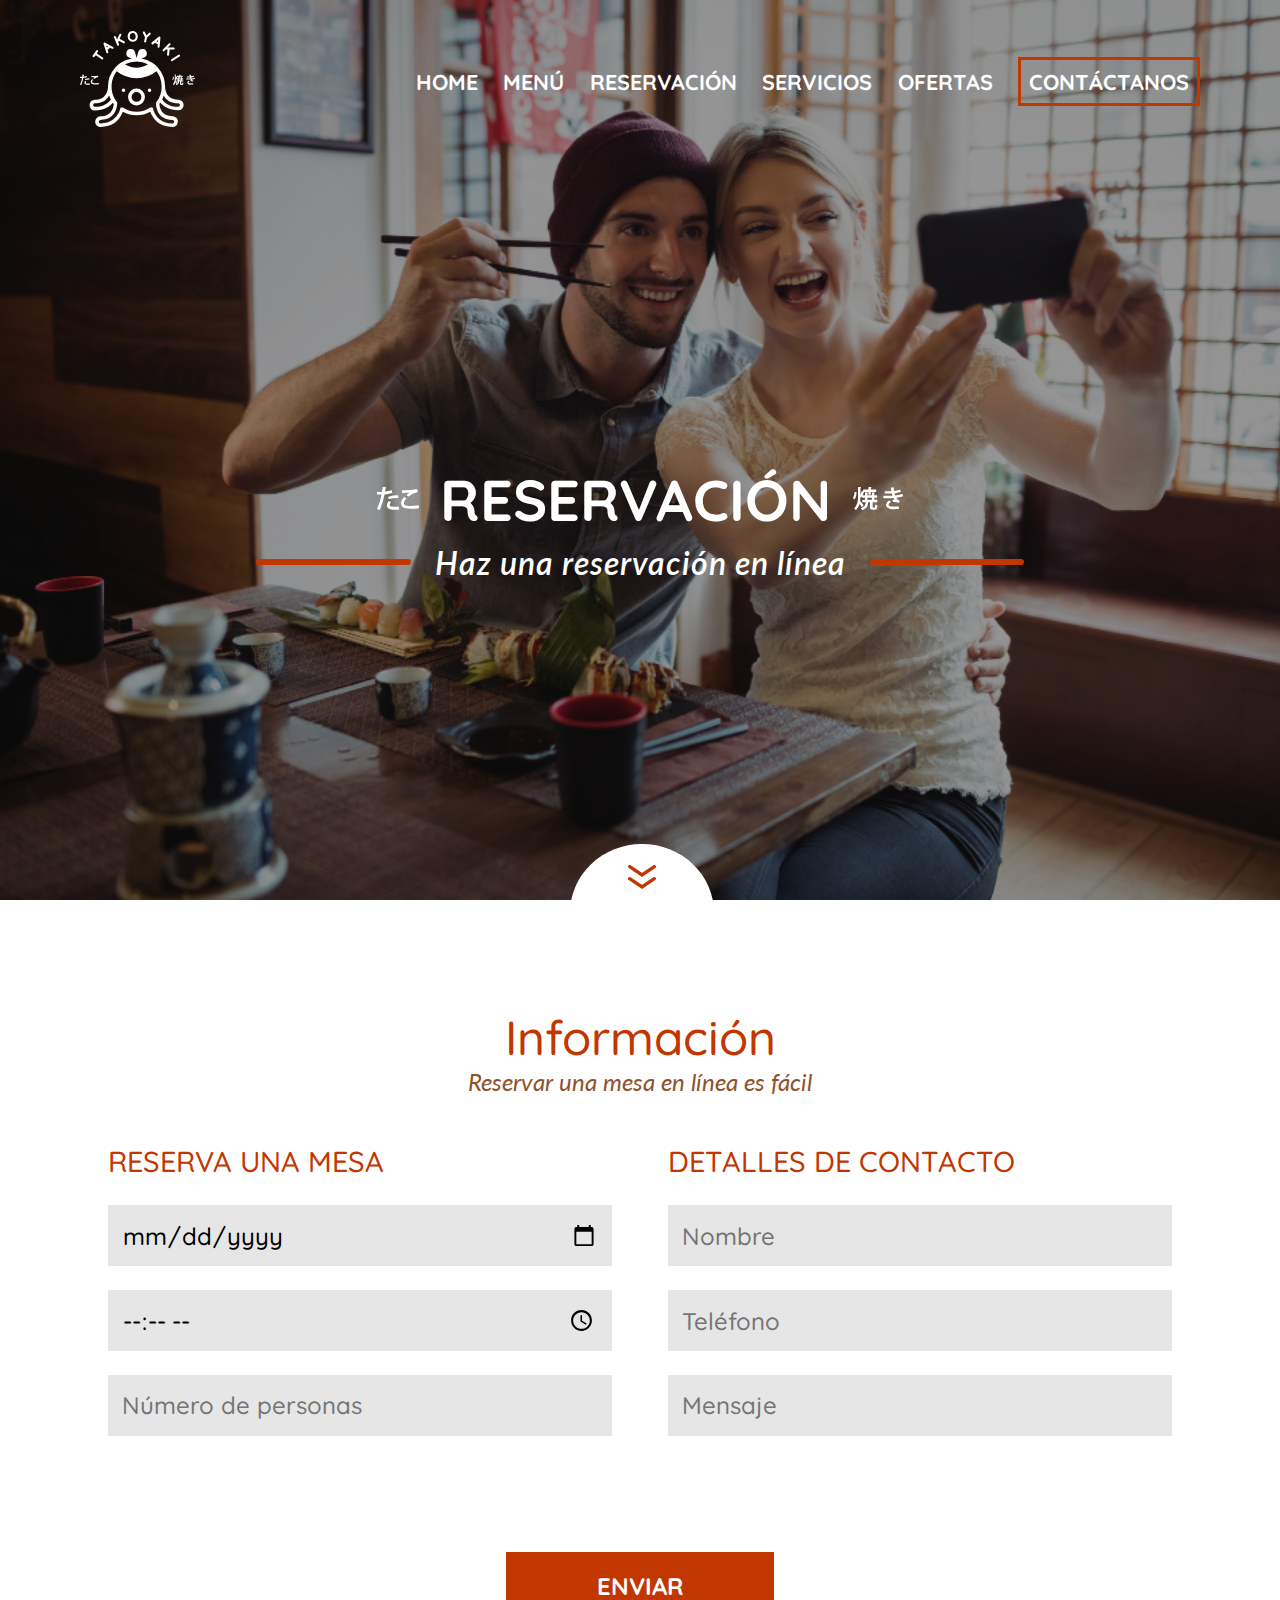
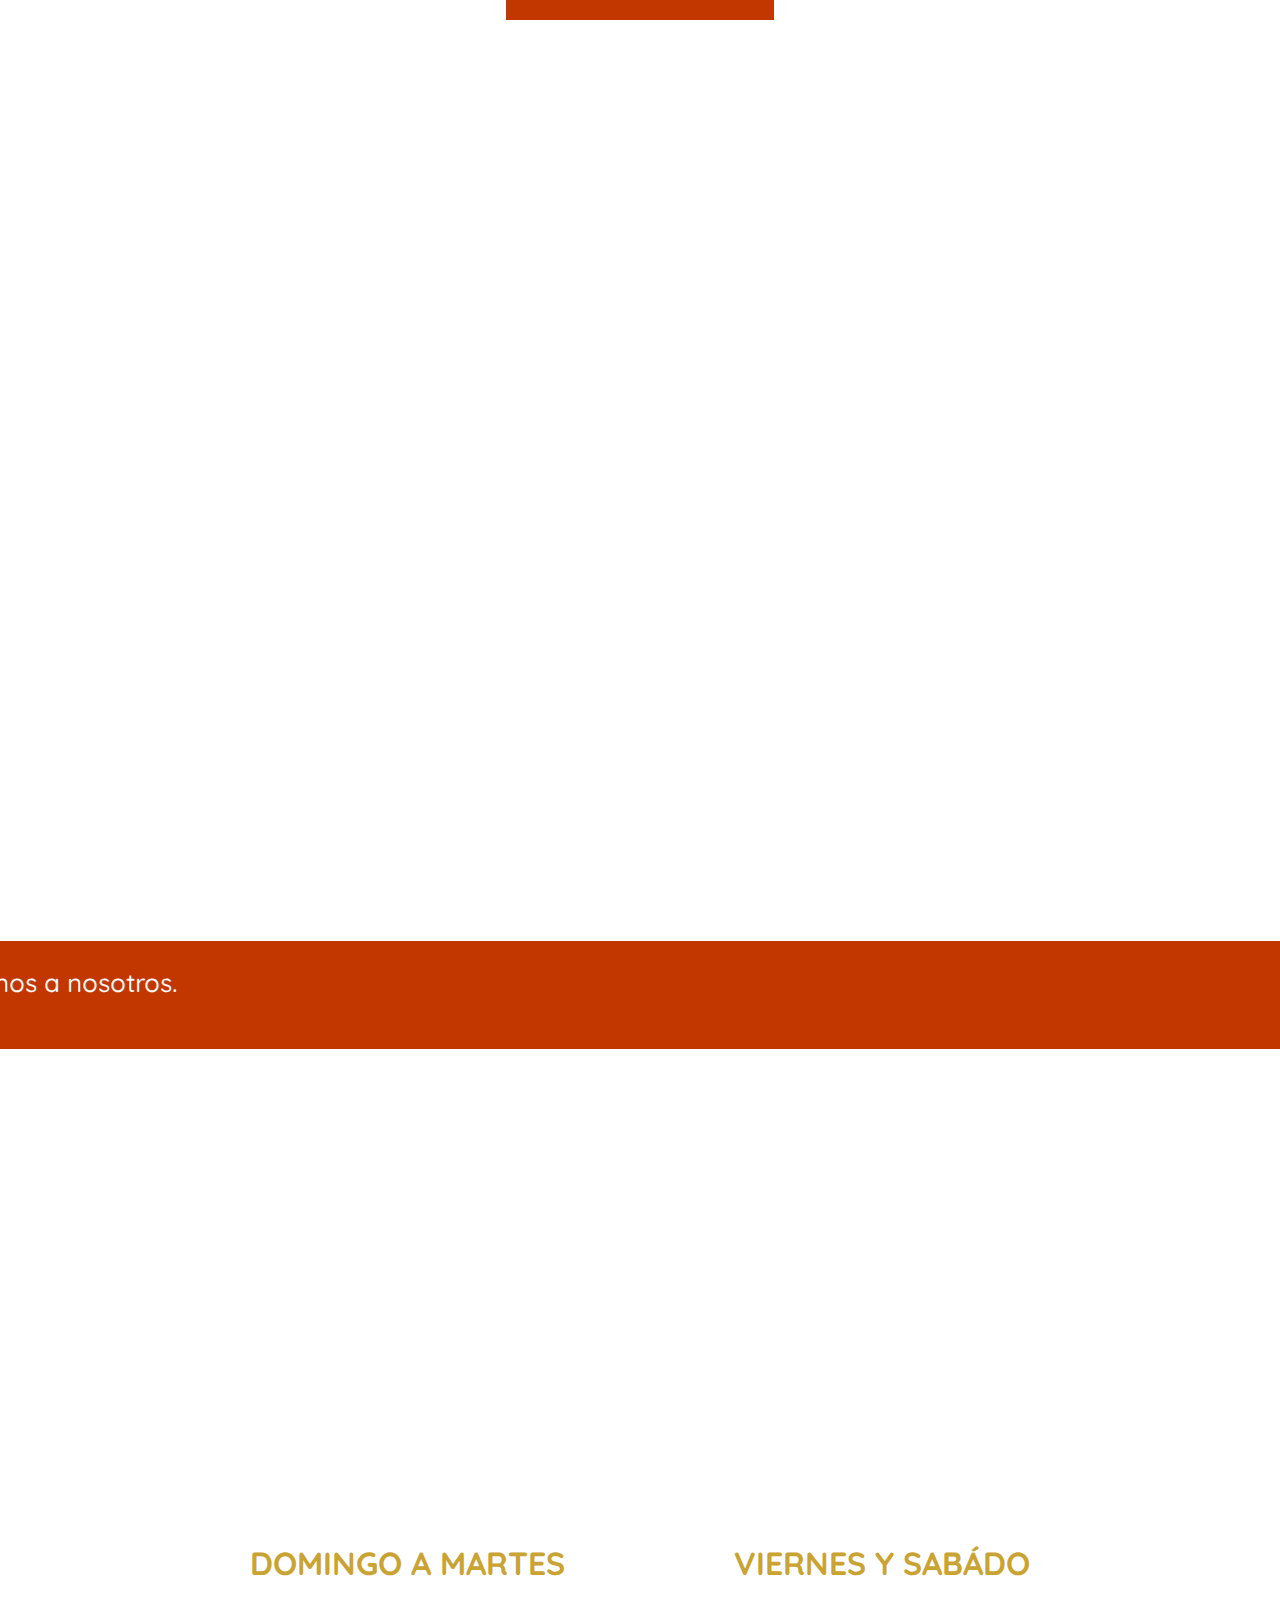
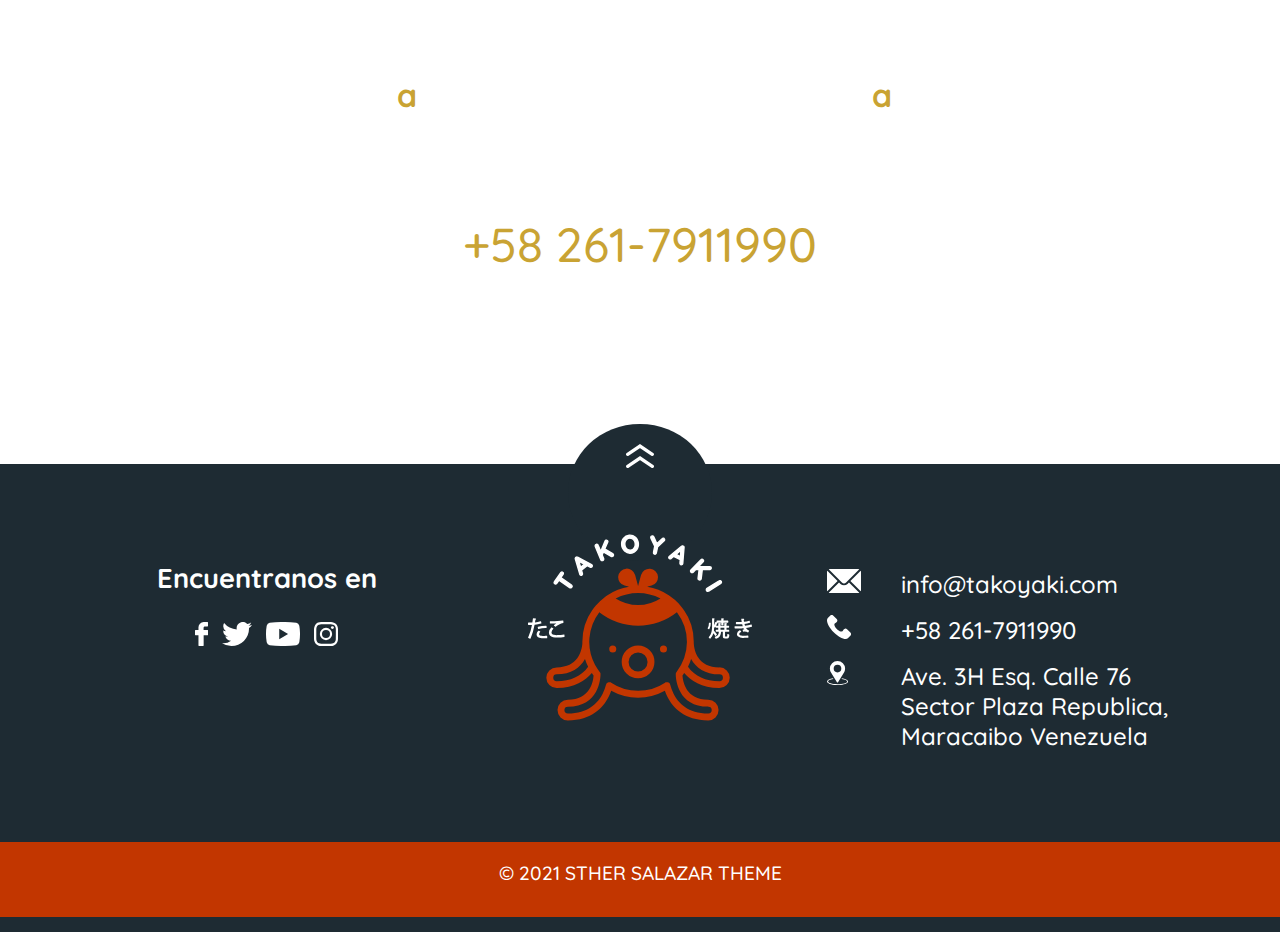
<file: reservacion.html>
<!DOCTYPE html>
<html lang="en">
<head>
    <meta charset="UTF-8">
    <meta http-equiv="X-UA-Compatible" content="IE=edge">
    <meta name="viewport" content="width=device-width, initial-scale=1.0">
    <link rel="shortcut icon" href="Imagenes/SVG/iconLogo solito.svg" type="image/x-icon">
    <link rel="stylesheet" href="Css/style.css">
    <link href="https://fonts.googleapis.com/css2?family=Quicksand:wght@300;400;500;600;700&display=swap" rel="stylesheet">
    <title>Takoyaki | Reservación</title>
</head>
<body>
    <header id="reservacion" class="reservacion">
        <div class="menu">

            <a class="logo" href="index.html">
                <img src="Imagenes/SVG/ICONLogo blanco.svg" alt="logo-blanco">
            </a>
            <ul class="navegacion">
                <li><a class="nav-item" href="index.html">Home</a></li>
                <li><a class="nav-item" href="menu.html">Menú</a></li>
                <li><a class="nav-item" href="reservacion.html">Reservación</a></li>
                <li><a class="nav-item" href="servicios.html">Servicios</a></li>
                <li><a class="nav-item" href="ofertas.html">Ofertas</a></li>
                <li><a class="nav-item contacto-item" href="contactanos.html">Contáctanos</a></li>
            </ul>

        </div>
        <div class="header">
            <div class="header-item titulo">

                <img class="titulo-item" src="Imagenes/SVG/SVGTaKo.svg" alt="tako-svg">
                <h1 class="titulo-item">RESERVACIÓN</h1>
                <img class="titulo-item" src="Imagenes/SVG/SVGYaKi.svg" alt="yaki-svg">

            </div>
            <div class=" header-item frase">

                <img class="frase-item" src="Imagenes/SVG/SVGLinea rojo. Header.svg" alt="linea-roja">
                <p class="frase-item">Haz una reservación en línea</p>
                <img class="frase-item" src="Imagenes/SVG/SVGLinea rojo. Header.svg" alt="linea-roja">

            </div>

        </div >

    </header>
    <main id="reservacion-formulario" class="reservacion-formulario">

        <div class="flecha">

            <a href="#reservacion-formulario"><img  src="Imagenes/SVG/SVGFlechas rojas.svg" alt="flechas-rojas"></a>

        </div>
        <h2 class="reservacion-item">Información</h2>
        <p class="reservacion-item">Reservar una mesa en línea es fácil</p>
        <form class="reservacion-item">

            <div class="reservacion-form">
                <h3>RESERVA UNA MESA</h3>
                <input class="form-campo" type="date" placeholder="Fecha" required>
                <input class="form-campo" type="time" placeholder="Hora" required>
                <input class="form-campo" type="number" placeholder="Número de personas" required>
            </div>

            <div class="reservacion-form">
                <h3>DETALLES DE CONTACTO</h3>
                <input class="form-campo" type="text" placeholder="Nombre" required>
                <input class="form-campo" type="text" placeholder="Teléfono" required>
                <input class="form-campo" type="text" placeholder="Mensaje" maxlength="50">
            </div>

            <input class="reservacion-form form-campo campo-enviar" type="submit" value="Enviar">

        </form>
        
    </main>
    <section class="marquee-reservacion">
        <marquee behavior="scroll" direction="right" scrollamount="12">
            COVID 19 | ¡TODAVÍA ESTAMOS AQUÍ PARA SERVIRLE DURANTE ESTOS TIEMPOS!
            | Seguimos practicando el más alto nivel de limpieza y saneamiento en nuestro restaurante para garantizar la seguridad de nuestros huéspedes al escogernos a nosotros.
        </marquee>
    </section>
    <section class="horario">

        <h2 class="horario-item">Horario de apertura</h2>
        <div class="horario-item apertura">
            <div>
                <p class="dias">Domingo a Martes</p>
                <p class="horas">7:00 PM</p>
                <p class="a">a</p>
                <p class="horas">10:00 PM</p>
            </div>
            
            <div>
                <p class="dias">Viernes y Sabádo</p>
                <p class="horas">6:00 PM</p>
                <p class="a">a</p>
                <p class="horas">11:00 PM</p>
            </div>
        </div>
        <p class="horario-item tlf">+58 261-7911990</p>

    </section>
    <footer class="footer">
        
        <div class="footer-flecha">
            <a href="#reservacion"><img src="Imagenes/SVG/SVGFlechas blancas.svg" alt="flechas-blancas"></a>
        </div>

        <div class="footer-info">
            
            <div class="info-redes">
                <p class="info-redes-1">Encuentranos en</p>
                <div class="info-redes-2">
                    <a class="info-redes-item" href="https://www.facebook.com/" target="_blank"><img src="Imagenes/SVG/Icon- Facebook.svg" alt="facebook-icon"></a>

                    <a class="info-redes-item" href="https://twitter.com/" target="_blank"><img src="Imagenes/SVG/ICONTwitter.svg" alt="twitter-icon"></a>

                    <a class="info-redes-item" href="https://www.youtube.com/" target="_blank"><img src="Imagenes/SVG/Icon-Youtube.svg" alt="youtube-icon"></a>

                    <a class="info-redes-item" href="https://www.instagram.com/" target="_blank"><img src="Imagenes/SVG/Icon-Ig.svg" alt="instagram-icon"></a>
                </div>
            </div>

            <img  class="info-logo" src="Imagenes/SVG/ICONLogo color.svg" alt="logo-color">

            <div class="info-info">
                <div class="info-item">
                    <img src="Imagenes/SVG/Icon-Mail.svg" alt="msj-info">
                    <p>info@takoyaki.com</p>
                </div>
                
                <div class="info-item">
                    <img src="Imagenes/SVG/SVGPhone.svg" alt="phone-info">
                    <p>+58 261-7911990</p>
                </div>
                
                <div class="info-item">
                    <img src="Imagenes/SVG/SVGUbicacion.svg" alt="place-info">
                    <p>Ave. 3H Esq. Calle 76 <br>Sector Plaza Republica, <br>Maracaibo Venezuela</p>
                </div>
            </div>

        </div>

        <p class="footer-copyright">© 2021 STHER SALAZAR THEME</p>
    </footer>
</body>
</html>
</file>
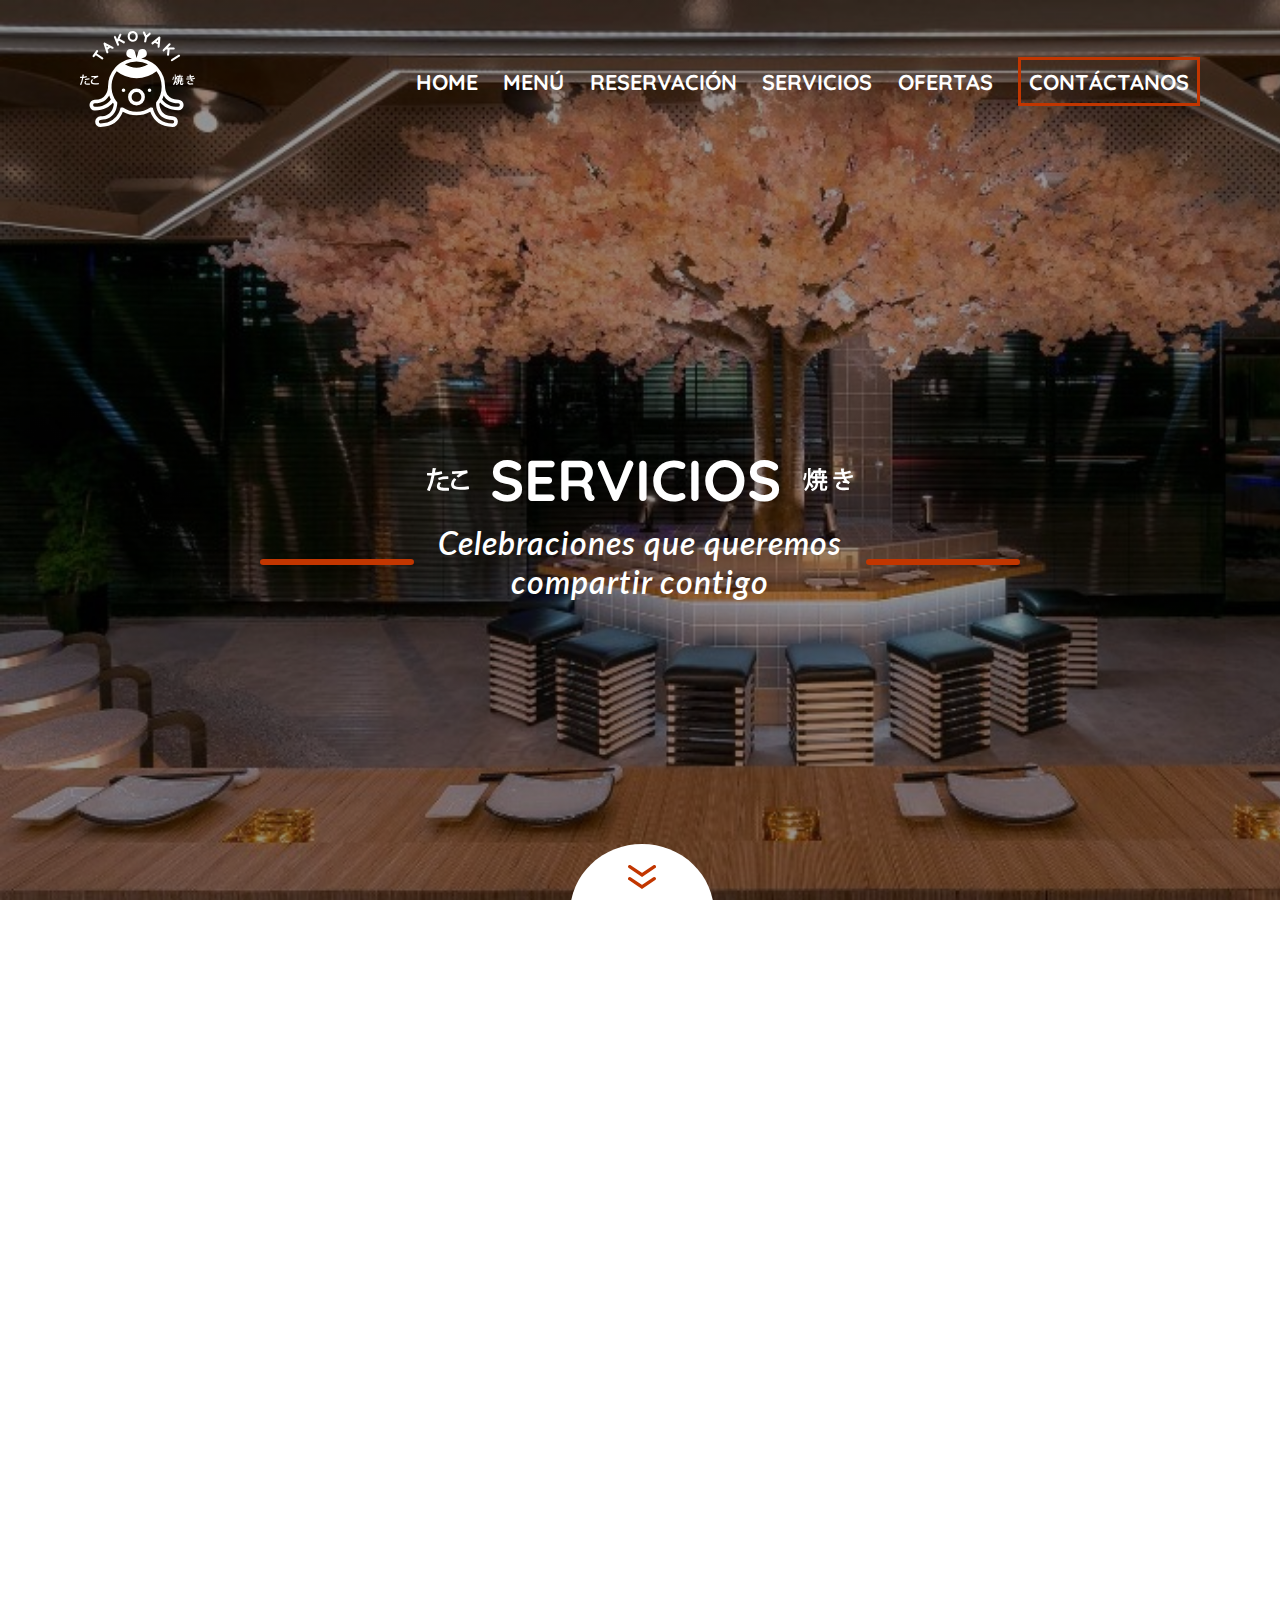
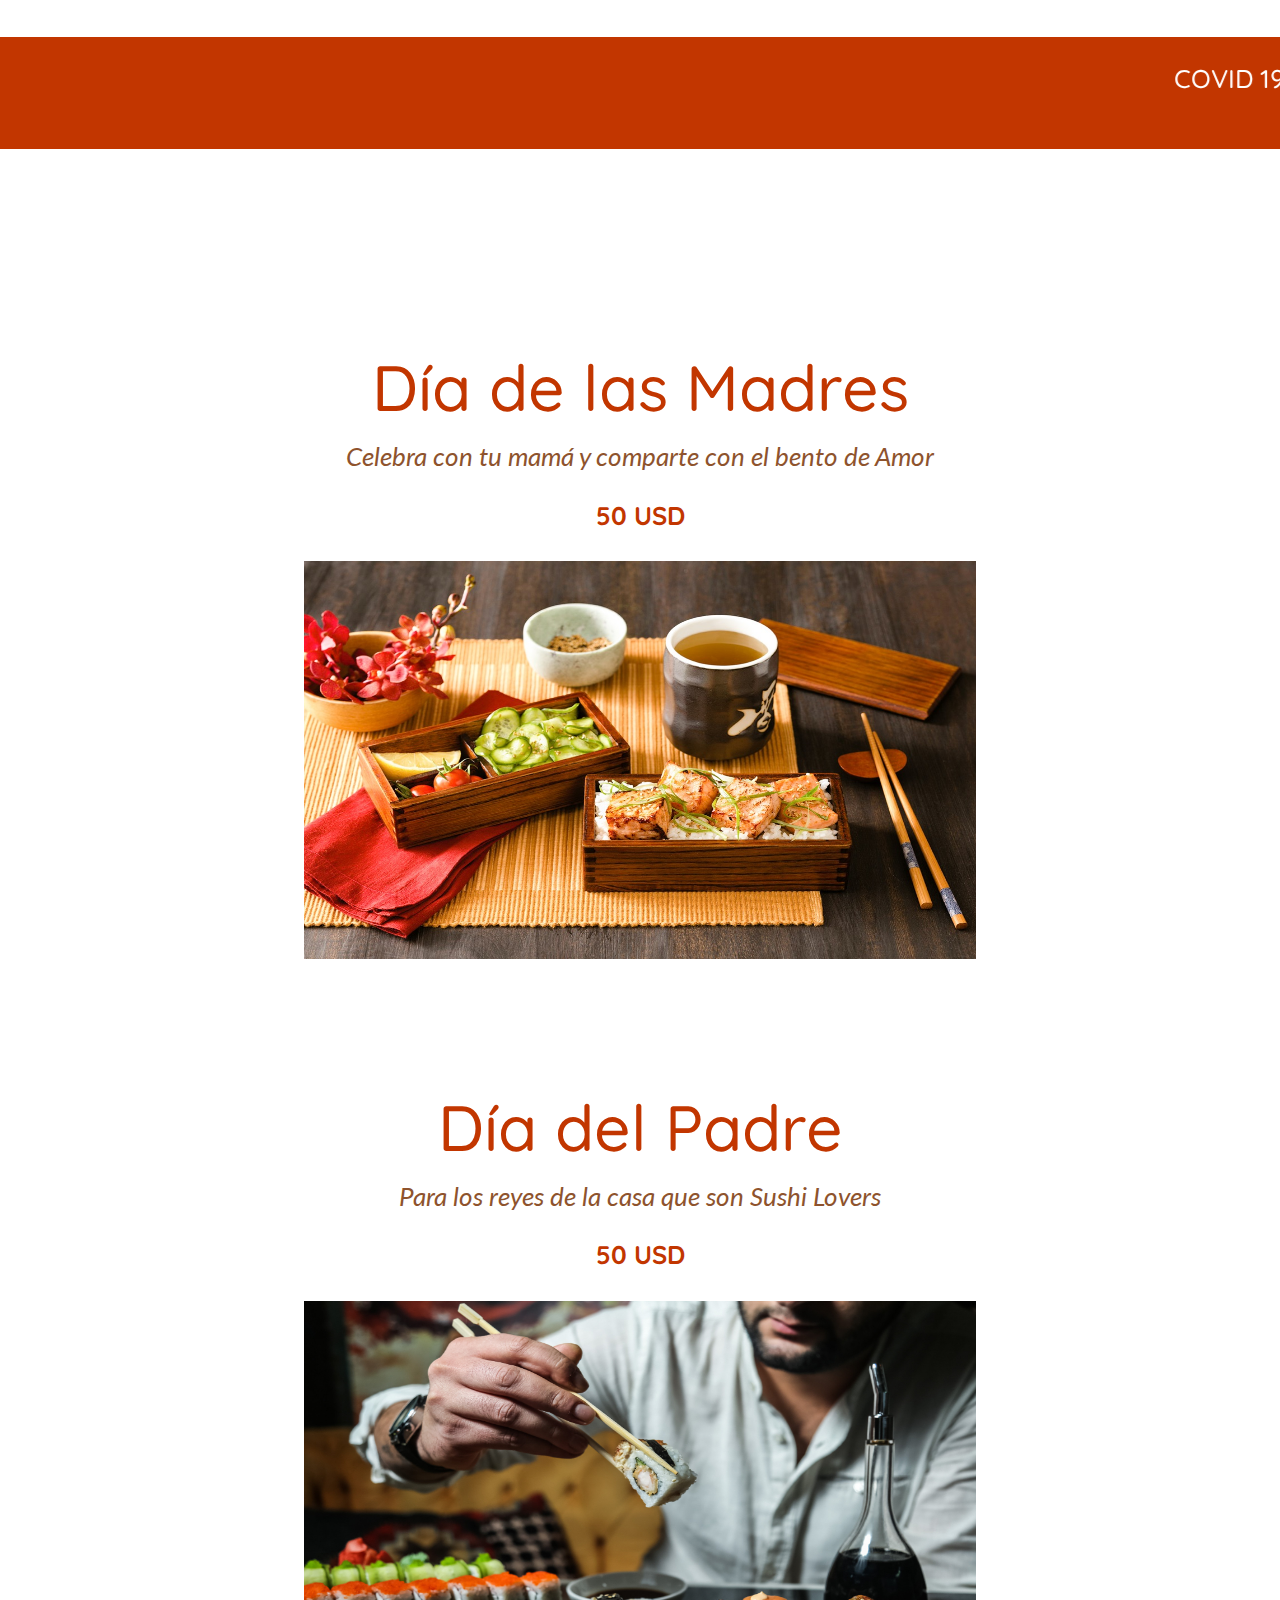
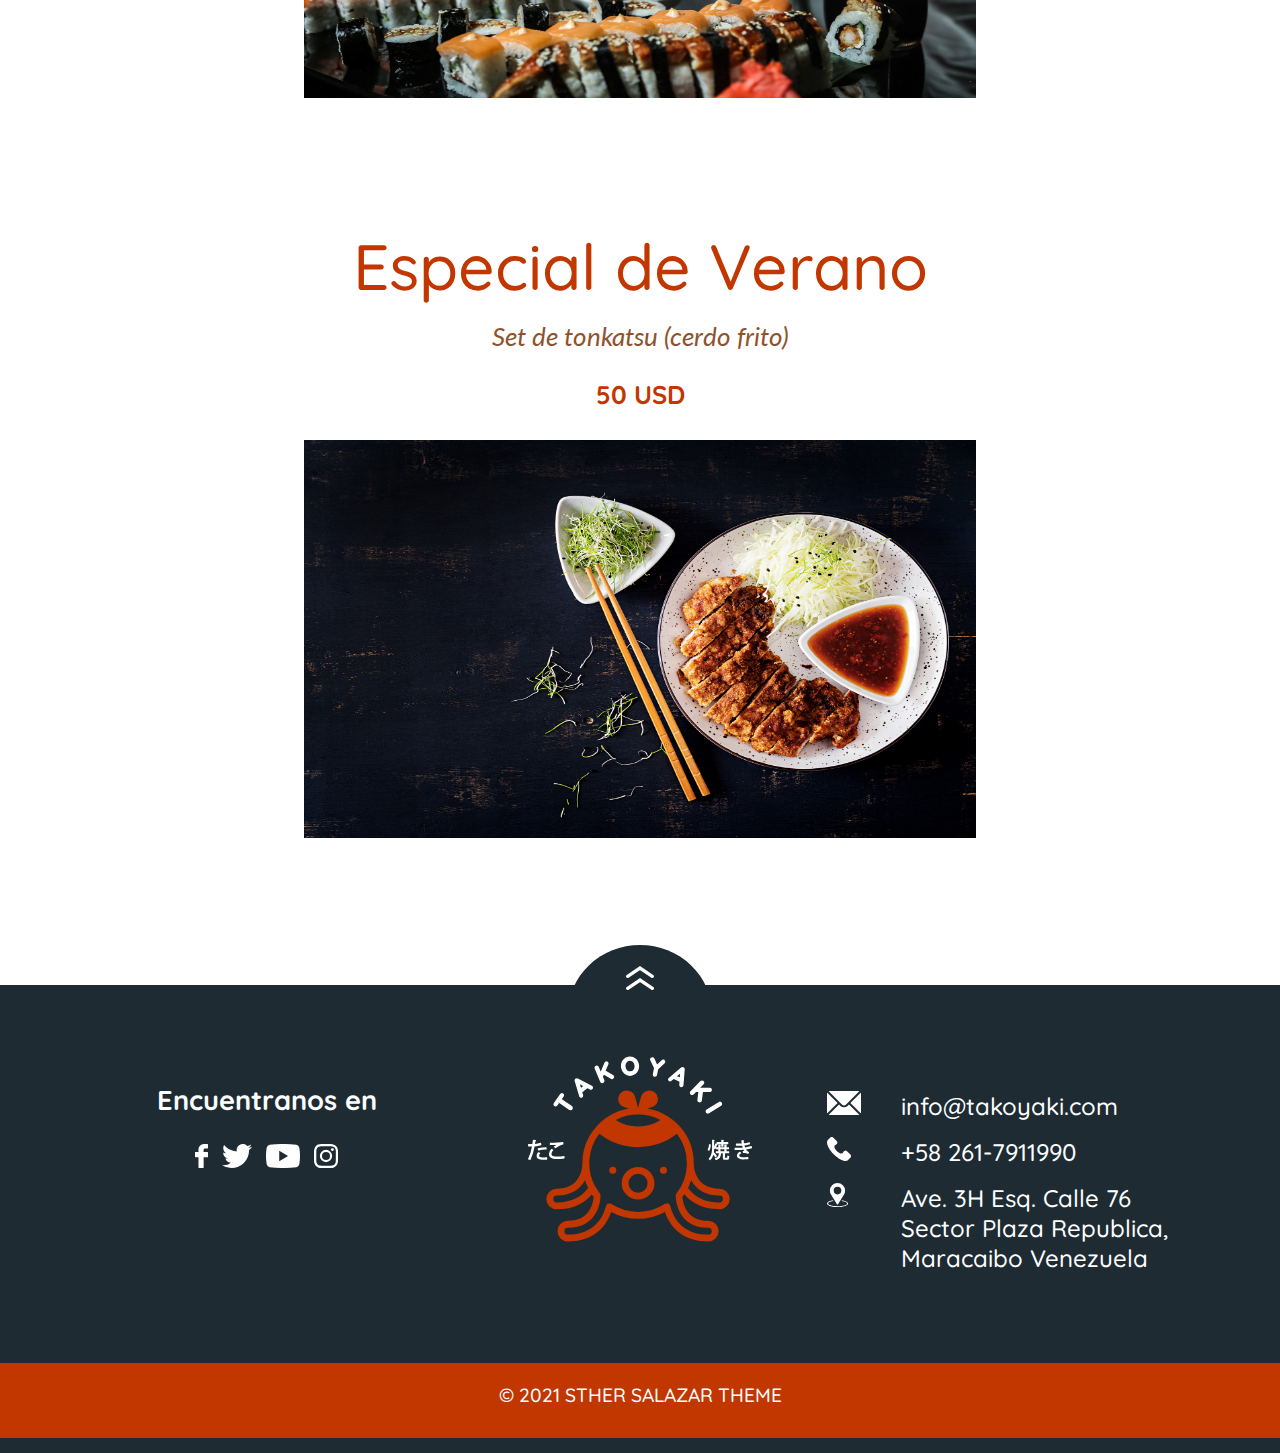
<file: servicios.html>
<!DOCTYPE html>
<html lang="en">
<head>
    <meta charset="UTF-8">
    <meta http-equiv="X-UA-Compatible" content="IE=edge">
    <meta name="viewport" content="width=device-width, initial-scale=1.0">
    <link rel="shortcut icon" href="Imagenes/SVG/iconLogo solito.svg" type="image/x-icon">
    <link rel="stylesheet" href="Css/style.css">
    <link href="https://fonts.googleapis.com/css2?family=Quicksand:wght@300;400;500;600;700&display=swap" rel="stylesheet">
    <title>Takoyaki | Servicios</title>
</head>
<body>
    <header id="servicios" class="servicios">
        <div class="menu">

            <a class="logo" href="index.html">
                <img src="Imagenes/SVG/ICONLogo blanco.svg" alt="logo-blanco">
            </a>
            <ul class="navegacion">
                <li><a class="nav-item" href="index.html">Home</a></li>
                <li><a class="nav-item" href="menu.html">Menú</a></li>
                <li><a class="nav-item" href="reservacion.html">Reservación</a></li>
                <li><a class="nav-item" href="servicios.html">Servicios</a></li>
                <li><a class="nav-item" href="ofertas.html">Ofertas</a></li>
                <li><a class="nav-item contacto-item" href="contactanos.html">Contáctanos</a></li>
            </ul>

        </div>
        <div class="header">
            <div class="header-item titulo">

                <img class="titulo-item" src="Imagenes/SVG/SVGTaKo.svg" alt="tako-svg">
                <h1 class="titulo-item">SERVICIOS</h1>
                <img class="titulo-item" src="Imagenes/SVG/SVGYaKi.svg" alt="yaki-svg">

            </div>
            <div class=" header-item frase">

                <img class="frase-item" src="Imagenes/SVG/SVGLinea rojo. Header.svg" alt="linea-roja">
                <p class="frase-item">Celebraciones que queremos <br>compartir contigo</p>
                <img class="frase-item" src="Imagenes/SVG/SVGLinea rojo. Header.svg" alt="linea-roja">

            </div>

        </div >
    </header>

    <section id="marquee-servicios" class="marquee-servicios">

        <div class="flecha">
            <a href="#marquee-servicios"><img  src="Imagenes/SVG/SVGFlechas rojas.svg" alt="flechas-rojas"></a>
        </div>

        <div class="div-marquesina">
            <marquee behavior="scroll" direction="left" scrollamount="12">
                COVID 19 | ¡TODAVÍA ESTAMOS AQUÍ PARA SERVIRLE DURANTE ESTOS TIEMPOS!
                | Seguimos practicando el más alto nivel de limpieza y saneamiento en nuestro restaurante para garantizar la seguridad de nuestros huéspedes al escogernos a nosotros.
            </marquee>
        </div>

    </section>

    <main id="especiales" class="especiales">
        <div class="platillos-especiales">
            <h3 class="titulo-especiales">Día de las Madres</h3>
            <p class="descripcion-especiales">Celebra con tu mamá y comparte con el bento de Amor</p>
            <p class="dinero-especiales">50 USD</p>
            <img src="Imagenes/pics-Miso-Glazed-Salmon-Bento-feature.jpg" alt="">
        </div>
        <div class="platillos-especiales">
            <h3 class="titulo-especiales">Día del Padre</h3>
            <p class="descripcion-especiales">Para los reyes de la casa que son Sushi Lovers</p>
            <p class="dinero-especiales">50 USD</p>
            <img src="Imagenes/man-are-going-eat-sushi-ginger-wasabi-soya-sauce-side-view.jpg" alt="">
        </div>
        <div class="platillos-especiales">
            <h3 class="titulo-especiales">Especial de Verano</h3>
            <p class="descripcion-especiales">Set de tonkatsu (cerdo frito)</p>
            <p class="dinero-especiales">50 USD</p>
            <img src="Imagenes/japanese-chop-with-cabbage-and-tonkatsu-sauce.jpg" alt="">
        </div>
    </main>

    <footer class="footer">
        <div class="footer-flecha">
            <a href="#servicios"><img src="Imagenes/SVG/SVGFlechas blancas.svg" alt="flechas-blancas"></a>
        </div>
        <div class="footer-info">
            <div class="info-redes">
                <p class="info-redes-1">Encuentranos en</p>
                <div class="info-redes-2">
                    <a class="info-redes-item" href="https://www.facebook.com/" target="_blank"><img src="Imagenes/SVG/Icon- Facebook.svg" alt="facebook-icon"></a>

                    <a class="info-redes-item" href="https://twitter.com/" target="_blank"><img src="Imagenes/SVG/ICONTwitter.svg" alt="twitter-icon"></a>

                    <a class="info-redes-item" href="https://www.youtube.com/" target="_blank"><img src="Imagenes/SVG/Icon-Youtube.svg" alt="youtube-icon"></a>

                    <a class="info-redes-item" href="https://www.instagram.com/" target="_blank"><img src="Imagenes/SVG/Icon-Ig.svg" alt="instagram-icon"></a>
                </div>
            </div>
            <img  class="info-logo" src="Imagenes/SVG/ICONLogo color.svg" alt="logo-color">

            <div class="info-info">

                <div class="info-item">
                    <img src="Imagenes/SVG/Icon-Mail.svg" alt="msj-info">
                    <p>info@takoyaki.com</p>
                </div>
                
                <div class="info-item">
                    <img src="Imagenes/SVG/SVGPhone.svg" alt="phone-info">
                    <p>+58 261-7911990</p>
                </div>
                
                <div class="info-item">
                    <img src="Imagenes/SVG/SVGUbicacion.svg" alt="place-info">
                    <p>Ave. 3H Esq. Calle 76 <br>Sector Plaza Republica, <br>Maracaibo Venezuela</p>
                </div>
                
            </div>

        </div>
        <p class="footer-copyright">© 2021 STHER SALAZAR THEME</p>
    </footer>
    
</body>
</html>
</file>
<file: Css/style.css>
*{margin: 0; padding: 0; box-sizing: border-box; font-family: 'Quicksand', sans-serif; scroll-behavior: smooth;}

@font-face {
    font-family: Lato;
    src: url(../Font/Lato/Lato-RegularLigth.ttf) format(truetype);
    font-style: normal;
    font-weight: 300;
}
@font-face {
    font-family: Lato;
    src: url(../Font/Lato/Lato-Regular.ttf) format(truetype);
    font-style: normal;
    font-weight: 400;
}
@font-face {
    font-family: Lato;
    src: url(../Font/Lato/Lato-Medium.ttf) format(truetype);
    font-style: normal;
    font-weight: 500;
}
@font-face {
    font-family: Lato;
    src: url(../Font/Lato/Lato-SemiBold.ttf) format(truetype);
    font-style: normal;
    font-weight: 700;
}
@font-face {
    font-family: Lato;
    src: url(../Font/Lato/Lato-LigthItalic.ttf) format(truetype);
    font-style: italic;
    font-weight: 300;
}
@font-face {
    font-family: Lato;
    src: url(../Font/Lato/Lato-RegularItalic.ttf) format(truetype);
    font-style: italic;
    font-weight: 400;
}
@font-face {
    font-family: Lato;
    src: url(../Font/Lato/Lato-MediumItalic.ttf) format(truetype);
    font-style: italic;
    font-weight: 500;
}
@font-face {
    font-family: Lato;
    src: url(../Font/Lato/Lato-SemiboldItalic.ttf) format(truetype);
    font-style: italic;
    font-weight: 700;
}


/* HEADER---1366px----------------------HEADER---1366px*/

/* Menu de navegacion */
.menu{
    display: flex;
    justify-content: space-between; 
    align-items: center;
    height: 15%; 
}
img[alt="logo-blanco"]{height: 6em;}
.navegacion{font-size: 135%; width: 70%;}
.navegacion{
    display: flex;
    justify-content: space-between;
    align-items: center;
    list-style: none;
    height: 100%;
    font-weight: bold;
    text-transform: uppercase;
    /* border: 1px solid #C23600; */
}
.nav-item{text-decoration: none; color: white;}
.contacto-item { border: 3px solid #C23600; padding: 8px 8px; }

/* Portada */
.header{
    display: flex;
    flex-direction: column;
    justify-content: center;
    height: 85%;
    color: white;
    text-align: center;
}
.header-item{margin-top: 0.5em;}

/* Titulo */
.titulo{
    display: flex;
    justify-content: center; 
    align-items: center;
    font-size: 180%;
}
.titulo img{height: 0.8em;}
.titulo-item{margin: 0 0.25em;}

/* Frase dejabo del título */
.frase{ display: flex; justify-content: center; align-items: center;}
.frase p{ color: white; font-size: 200%; font-weight: 700; 
    font-family: Lato; font-style: italic; letter-spacing: 1px;
}
.frase .titulo-index{font-size: 150%;}
.frase-item{margin: 0 0.5em;}
.frase img{height: 0.4em;}

/* Primera flecha */
.flecha img[alt^="flechas"]{height: 1.5em;}
.flecha{
    background-color:white;
    position: absolute;
    box-sizing: content-box;
    text-align: center;
    border-radius: 100%;
    padding: 1.3em 0;
    width: 9em;
    height: 6em;
    top:0;
    left: 48.9%;
    margin: -3.5em
}


/* Footer */
.footer{
    display: flex;
    flex-direction: column;
    text-align: center;
    align-content: flex-start;
    align-items: center;
    height: 52vh;
    position: relative;
    background-color: #1E2B33;
}
.footer-flecha img[alt^="flechas"]{height: 1.5em;}
.footer-flecha{
    width: 9em;
    height: 6em;
    background-color: #1E2B33;
    border-radius: 100%;
    box-sizing: content-box;
    text-align: center;
    padding: 1.3em 0;
    margin-top: -2.5em;
}
.footer-info{
    display: flex;
    justify-content: space-between;
    width: 100%;
    height: 60%;
    padding: 0 5em;
}
.info-redes,.info-logo,.info-info{ width: 33.33%;}
.info-redes p{color: white; font-size: 170%; font-weight: 700;}
.info-redes img{height: 1.5em;}
.info-redes-1,.info-redes-2{margin-bottom: 1em;}
.info-redes-item{margin: 0 5px;}

.info-logo{width: 20%; height: 70%; margin-top: -2em;}

.info-info img{height: 1.5em;}
/* Cosas que analizar más tarde */
.info-item{width: 100%;display: flex;justify-content: space-between;margin: 0.5em 0;}
.info-info p{text-align: left; font-size: 130%; width: 80%;}
.info-item p{color: white; font-size: 150%; font-weight: 500;}
/* Cosas que analizar más tarde */
.info-item{margin-bottom: 1em;}
.footer-copyright{
    background-color: #C23600;
    padding: 1em 5em;
    width: 100%;
    height: 16%;
    color: white;
    text-align: center;
    font-size: 120%;
    font-weight: 500;
    /* padding: 1em 0; */
    /* line-height: 300%; */
}





/* PAGINA PRINCIPAL--------------------------------PAGINA PRINCIPAL---------------------------PAGINA PRINCIPAL */
.home{
    background-image: 
    linear-gradient(rgba(0, 0, 0, 0.400), rgba(0, 0, 0, 0.400)),
    url(../Imagenes/daniel-apodaca-sfldz1LjzNY-unsplash.jpg);
    background-repeat: no-repeat;
    background-position:center;
    background-size: cover;
    background-attachment: fixed;
    height: 100vh;
    padding: 1em 5em;
    display: flex;
    flex-direction: column;
}
.header .redes img[alt$="icon"]{height: 1.6em; margin: 1em 0.5em;}

/* HISTORIA */
.historia{ 
    display: flex;
    flex-direction: column;
    text-align: center;
    justify-content: center;
    padding: 1em 5em;
    /* align-items: center; */
    position: relative;
    height: 130vh;
}
.story{ 
    display: flex; 
    flex-direction: column; 
    justify-content:space-evenly; 
    height: 80%;
}
.story-titulo,.story-frase,.story-story{
    /* border: 1px solid #C23600; */
     margin-bottom: 10px;}

.story-titulo{color: #C23600; font-size: 300%; font-weight: 500; width: 100%;}
.story-frase{color: #8E532D; font-family: Lato; font-size: 150%; font-style: italic; width: 100%;}
.story-story{ 
    display: flex; 
    text-align: left; 
    justify-content: space-between; 
    height: 80%; 
    align-items: center;

}
/* .story-txt,.story-img{border: 1px solid #C23600;} */
.story-img{width: 48%; height: 90%;}
.story-txt{width: 48%;  font-size: 150%; color: black; }
.story-txt p{margin: 0.6em 0; font-family: Lato; font-weight: 300;}

/* MARQUEE */
.marquee{
    background-image: url(../Imagenes/kazuo-ota-sF90YT-7ovI-unsplash-3.jpg);
    background-attachment: fixed;
    background-repeat: no-repeat;
    background-size: cover;
    height: 100vh;
    display: flex;
    flex-direction: column;
    justify-content: flex-end;
}
.marquee marquee{
    background-color: #C23600;
    font-size: 160%;
    font-weight: 500;
    padding: 1em 0;
    height: 12%;
    text-align: center;
    color: white;
    margin-bottom: 2em;
    /* line-height: 300%; */
}

/* STAFF */
.staff{
    height: 130vh;
    display: flex;
    flex-direction: column;
    justify-content: center;
    align-items: center;
    overflow: hidden;
    padding: 1em 5em;
}
.staff-item{ margin-top: 0.5em;}
.staff h2{
    color: #C23600;
    font-size: 300%;
    font-weight: 500;
    width: 100%;
    text-align: center;
}
.staff> p{
    width: 100%;
    text-align: center;
    color: #8E532D; 
    font-family: Lato; 
    font-size: 150%; 
    font-weight: 400; 
    font-style: italic;
    margin-bottom: 0.5em;
}
.staff-equipo{
    display: flex;
    flex-wrap: wrap;
    justify-content: space-evenly;
    align-content: center;
    height: 68%;
    width: 100%;
}
.equipo{ width: 25%; height: 48%;text-align: center;}
.equipo img[alt="chef"]{height: 60%;margin: 0.5em;border-radius: 100%;}
.equipo>h3{ color: #C23600;font-size: 170%;font-weight: 500;}
.equipo>p{ color: #8E532D;font-family: Lato;font-style: italic;font-weight: 400;font-size: 130%;}


/* PAGINA DE CONTACTO------------------------PAGINA DE CONTACTO--------------------------PAGINA DE CONTACTO*/
.contactanos{
    background-image: linear-gradient(rgba(0, 0, 0, 0.400), rgba(0, 0, 0, 0.400)),
    url(../Imagenes/baiq-daling-vuZJ1VRHNF4-unsplash.jpg);
    background-repeat: no-repeat;
    background-position: bottom;
    background-size: cover;
    background-attachment: fixed;
    height: 100vh;
    padding: 1em 5em;
    display: flex;
    flex-direction: column;
}

/* UBICACIÓN */
.ubicacion{
    text-align: center;
    height: 120vh;
    display: flex;
    flex-direction: column;
    justify-content: center;
    background-attachment: fixed;
    position: relative;
}
.ubicacion h2{color: #C23600; font-size: 300%; font-weight: 500; width: 100%; z-index: 0;}
.ubicacion p{ color: #8E532D; font-family: Lato; font-size: 150%; font-style: italic; width: 100%;}
.ubicacion-item iframe{width: 100%; margin-top: 1em;}

/* MARQUESINA */
.marquee-ubicacion{
    background-image: url(../Imagenes/COVID-CONTACTOS.jpg);
    background-attachment: fixed;
    background-repeat: no-repeat;
    background-size: cover;
    height: 100vh;
    display: flex;
    flex-direction: column;
    justify-content: flex-end;
}
.marquee-ubicacion marquee{
    background-color: #C23600;
    font-size: 160%;
    font-weight: 500;
    padding: 1em 0;
    height: 12%;
    text-align: center;
    color: white;
    margin-bottom: 2em;
    /* line-height: 300%; */
}

/* FORMULARIO */
.formulario{
    display: flex;
    flex-direction: column;
    justify-content: center;
    text-align: center;
    padding: 1em 5em;
    height: 120vh;
}
.formulario h2{color: #C23600; font-size: 300%; font-weight: 500;}
.formulario p{color: #8E532D; font-size: 150%; font-family: Lato; font-style: italic; }
.formulario form{
    display: flex;
    flex-direction: column;
    justify-content: space-evenly;
    align-items: center;
    height: 64%;
    margin-top: 1em;
}
.formulario-campo{
    font-size: 150%;
    font-weight: 500;
    width: 75%; 
    height: 15%; 
    border-style: none;
    outline: none;
    background-color: #E6E6E6;
    margin: 0.5em 0;
    padding-left: 0.6em;
}
.campo-msj{ height: 30%;}
.campo-enviar{width: 24%; padding: 0; margin-top: 1em; height: 12%; 
    background-color: #C23600; color: white; font-weight: 700; 
    text-transform: uppercase;
}


/* PAGINA DE RESERVACIÓN-----------------------PAGINA DE RESERVACIÓN---------------------PAGINA DE RESERVACIÓN */
.reservacion{
    background-image: linear-gradient(rgba(0, 0, 0, 0.400), rgba(0, 0, 0, 0.400)),
    url(../Imagenes/couple-taking-selfie-while-having-sushi.jpg);
    background-repeat: no-repeat;
    background-size: cover;
    background-attachment: fixed;
    height: 100vh;
    padding: 1em 5em;
    display: flex;
    flex-direction: column;
}
/* Formulario */
.reservacion-formulario{
    display: flex;
    flex-direction: column;
    justify-content: center;
    text-align: center;
    padding: 1em 5em;
    height: 100vh;
    position: relative;
}
/* .reservacion-item{border: 1px solid #1E2B33;} */
/* .reservacion-form{border: 1px solid #C23600;} */
.reservacion-formulario h2{color: #C23600; font-size: 300%; font-weight: 500;}
.reservacion-formulario p{color: #8E532D; font-size: 150%; font-family: Lato; font-style: italic; }
.reservacion-formulario form{
    display: flex;
    justify-content: space-around;
    flex-wrap: wrap;
    height: 65%;
    margin-top: 2em;
}
.reservacion-form{width: 45%; height: 60%; text-align: left;}
.reservacion-form h3{color: #C23600; font-size: 180%; font-weight: 500; padding: 0.5em 0;}
.form-campo{
    font-size: 150%;
    font-weight: 500;
    width: 100%; 
    height: 18%; 
    border-style: none;
    outline: none;
    background-color: #E6E6E6;
    margin: 0.5em 0;
    padding: 0 0.6em;
    margin: 0.5em 0;
}
.campo-enviar{width: 24%; padding: 0; margin-top: 1em; height: 12%; background-color: #C23600; 
    color: white; font-weight: 700; text-transform: uppercase; text-align: center;
}

/* MARQUESINA */
.marquee-reservacion{
    background-image: url(../Imagenes/side-view-male-chef-with-mask-cutting-chicken_2.jpg);
    background-attachment: fixed;
    background-repeat: no-repeat;
    background-size: cover;
    height: 100vh;
    display: flex;
    flex-direction: column;
    justify-content: flex-end;
    margin-bottom: 12%;
}
.marquee-reservacion marquee{
    background-color: #C23600;
    font-size: 160%;
    font-weight: 500;
    padding: 1em 0;
    height: 12%;
    text-align: center;
    color: white;
    margin-bottom: 2em;
}

/* Horario */
.horario{
    background-image: linear-gradient(rgba(0, 0, 0, 0.600), rgba(0, 0, 0, 0.600)),
    url(../Imagenes/louis-hansel-8FWQQXMspEM-unsplash.jpg);
    background-position: bottom;
    background-attachment: fixed;
    background-repeat: no-repeat;
    background-size: cover;
    height: 90vh;
    padding: 1em 5em;
    display: flex;
    flex-direction: column;
    justify-content: center;
    text-align: center;
}
/* .horario-item{border: 1px solid #C9A333;} */
.horario h2, .horario .horas,.horario .tlf{color: white; font-size: 300%; font-weight: 500;}
.horario .tlf{color: #C9A333;}
.horario .horas{font-weight: 700;}
.horario .dias, .horario .a{color: #C9A333; font-size: 200%; font-weight: 700;}
.horario .dias{margin-bottom: 1em; text-transform: uppercase;}
.apertura{display: flex; justify-content: space-evenly;
    /* border: 1px solid #E6E6E6;  */
    height: 40%; align-items: center;
}





/* PAGINA DE MENÚ--------------------------PAGINA DE MENÚ-------------------------------PAGINA DE MENÚ */
.carta{
    background-image: linear-gradient(rgba(0, 0, 0, 0.400), rgba(0, 0, 0, 0.400)),
    url(../Imagenes/jakub-dziubak-iOHJKJqO6E0-unsplash.jpg);
    background-repeat: no-repeat;
    /* background-size: cover; */
    background-attachment: fixed;
    height: 100vh;
    padding: 1em 5em;
    display: flex;
    flex-direction: column;
}
/* Marquesina */
.marquee-menu{
    height: 100vh;
    position: relative;
    display: flex;
    flex-direction: column;
    justify-content: flex-end;
}
.div-marquesina-menu{
    background-image: url(../Imagenes/Covid-menú.jpg);
    background-attachment: fixed;
    background-repeat: no-repeat;
    background-size: 100%;
    display: flex;
    flex-direction: column;
    justify-content: flex-end;
    height: 100%;
    margin-top: 12%;
}
.marquee-menu marquee{
    background-color: #C23600;
    font-size: 160%;
    font-weight: 500;
    padding: 1em 0;
    height: 15%;
    text-align: center;
    color: white;
    margin-bottom: 2em;
}

/* Platillos */
.platillos{
    position: relative;
    padding: 1em 5em;
    height: 160vh;
    display: flex;
    flex-direction: column;
    flex-wrap: wrap;
    justify-content: center;
    align-content: space-around;

}
.platillos-item{ 
    /* border: 1px solid #C23600; */
    display: flex;
    flex-direction: column;
    justify-content: flex-end;
    height: 40%; 
    width: 40%;
    margin: 2em 0;
    overflow: hidden;
}
.platillos-item img{
    height: 58%; width: 100%;
    margin-bottom: 0.5em;
}
.platillos-item h3, .platillos-item p{padding: 6px; 
    /* border: 1px solid #1E2B33; */
}
.platillos-item h3{
    color: #C23600; font-weight: 700; font-size: 200%;height: 12%; 
    line-height: 140%;
}
.platillos-item .descripcion{
    font-family: Lato; font-style: italic; font-weight: 400;
    font-size: 120%; color: #8E532D; height: 20%;
}
.platillos-item .precio{
    color: #C23600; font-size: 170%; font-weight: 500; text-align: right; height: 10%;
}




/* PAGINA DE SERVICIOS----------------------PAGINA DE SERVICIOS-------------------------------PAGINA DE SERVICIOS */
.servicios{
    background-image: linear-gradient(rgba(0, 0, 0, 0.400), rgba(0, 0, 0, 0.400)),
    url(../Imagenes/Le-Blossom-A-Japanese-Restaurant-Design-by-Ménard-Dworkind-7.jpg);
    background-repeat: no-repeat;
    background-size: cover;
    background-attachment: fixed;
    height: 100vh;
    padding: 1em 5em;
    display: flex;
    flex-direction: column;
}
/* MARQUESINA */
.marquee-servicios{
    height: 100vh;
    position: relative;
    display: flex;
    flex-direction: column;
    justify-content: flex-end;
}
.div-marquesina{
    background-image: url(../Imagenes/food-delivery-boy-driving-scooter-with-box-with-food-wearing-mask_2.jpg);
    background-attachment: fixed;
    background-repeat: no-repeat;
    background-size: 100%;
    display: flex;
    flex-direction: column;
    justify-content: flex-end;
    height: 100%;
    margin-top: 12%;
}
.marquee-servicios marquee{
    background-color: #C23600;
    font-size: 160%;
    font-weight: 500;
    padding: 1em 0;
    height: 15%;
    text-align: center;
    color: white;
    margin-bottom: 2em;
}

/* ESPECIALES */
.especiales{
    display: flex;
    flex-direction: column;
    justify-content: center;
    align-items: center;
    padding: 1em 5em;
    height: 265vh;
}
.platillos-especiales{
    display: flex;
    flex-direction: column;
    justify-content: space-between;
    align-items: center;
    text-align: center;
    height: 26%;
    width: 60%;
    margin: 4em 0;
    /* border: 1px solid #1E2B33; */
}
/* .titulo-especiales,.descripcion-especiales,.dinero-especiales{border: 1px solid #C23600;} */

.platillos-especiales img{height: 65%; width: 100%; margin-top: 1em;}
.platillos-especiales h3{color: #C23600; font-size: 400%; font-weight: 500;}
.platillos-especiales .descripcion-especiales{color: #8E532D;
    font-family: Lato;font-style: italic;font-size: 160%; 
}
.platillos-especiales .dinero-especiales{ color: #C23600; 
    font-size: 160%; font-weight: 700; margin-top: 0.5em;
}


/* PAGINA DE OFERTAS--------------------------PAGINA DE OFERTAS----------------------------PAGINA DE OFERTAS */
.ofertas{
    background-image: linear-gradient(rgba(0, 0, 0, 0.400), rgba(0, 0, 0, 0.400)),
    url(../Imagenes/Header_Ofertas.jpg);
    background-repeat: no-repeat;
    background-size: cover;
    background-attachment: fixed;
    height: 100vh;
    padding: 1em 5em;
    display: flex;
    flex-direction: column;
}
/* MARQUESINA */
.marquee-ofertas{
    height: 100vh;
    position: relative;
    display: flex;
    flex-direction: column;
    justify-content: flex-end;
}
.div-marquesina-ofertas{
    background-image: url(../Imagenes/Ofertas-Covid.jpg);
    background-attachment: fixed;
    background-repeat: no-repeat;
    background-size: 100%;
    display: flex;
    flex-direction: column;
    justify-content: flex-end;
    height: 100%;
    margin-top: 12%;
}
.marquee-ofertas marquee{
    background-color: #C23600;
    font-size: 160%;
    font-weight: 500;
    padding: 1em 0;
    height: 15%;
    text-align: center;
    color: white;
    margin-bottom: 2em;
}


/* Ofertas */
.carta-ofertas{
    padding: 1em 5em;
    display: flex;
    flex-direction: column;
    justify-content: space-around;
    align-items: center;
    text-align: center;
    height: 220vh;
}
.oferta-item{
    width: 80%; 
    display: flex; 
    flex-direction: column; 
    justify-content: space-between;
    /* border: 1px solid #1E2B33; */
    /* margin: 4em 0; */
}
.oferta-item h3{color: #C23600; font-size: 300%; font-weight: 500; width: 100%;}
.oferta-item .oferta-frase{color: #8E532D; font-size: 150%; font-family: Lato; font-style: italic; width: 100%;}
.oferta1{height: 28%;}
.oferta2{height: 52%;}

.oferta-plato{ 
    display: flex; 
    justify-content: center; 
    text-align: left; 
    width: 100%;
}
.oferta-plato img{height: 100%; width: 60%;}
.oferta1 .oferta-plato{height: 70%;}
.oferta2 .oferta-plato{ height: 38%;}

/* .hola{border: 1px solid #C9A333; margin: 1.5em 0;} */
.rojo{
    background-color: #C23600;
    display: flex;
    flex-direction: column; 
    justify-content: space-evenly ;
    padding: 0 2em; 
    color: white; 
    width: 40%;
}
/* .rojo h4, .rojo p{border: 1px solid white;} */
.rojo h4{font-size: 300%; font-weight: 500;}
.rojo .descripcion-plato, .rojo .nota{font-family: Lato; font-style: italic; font-size: 150%; height: 38%;}
.rojo .nota{height: 10%;}
.rojo .promocion{ font-size: 200%; font-weight: 700; text-align: right;}
</file>
